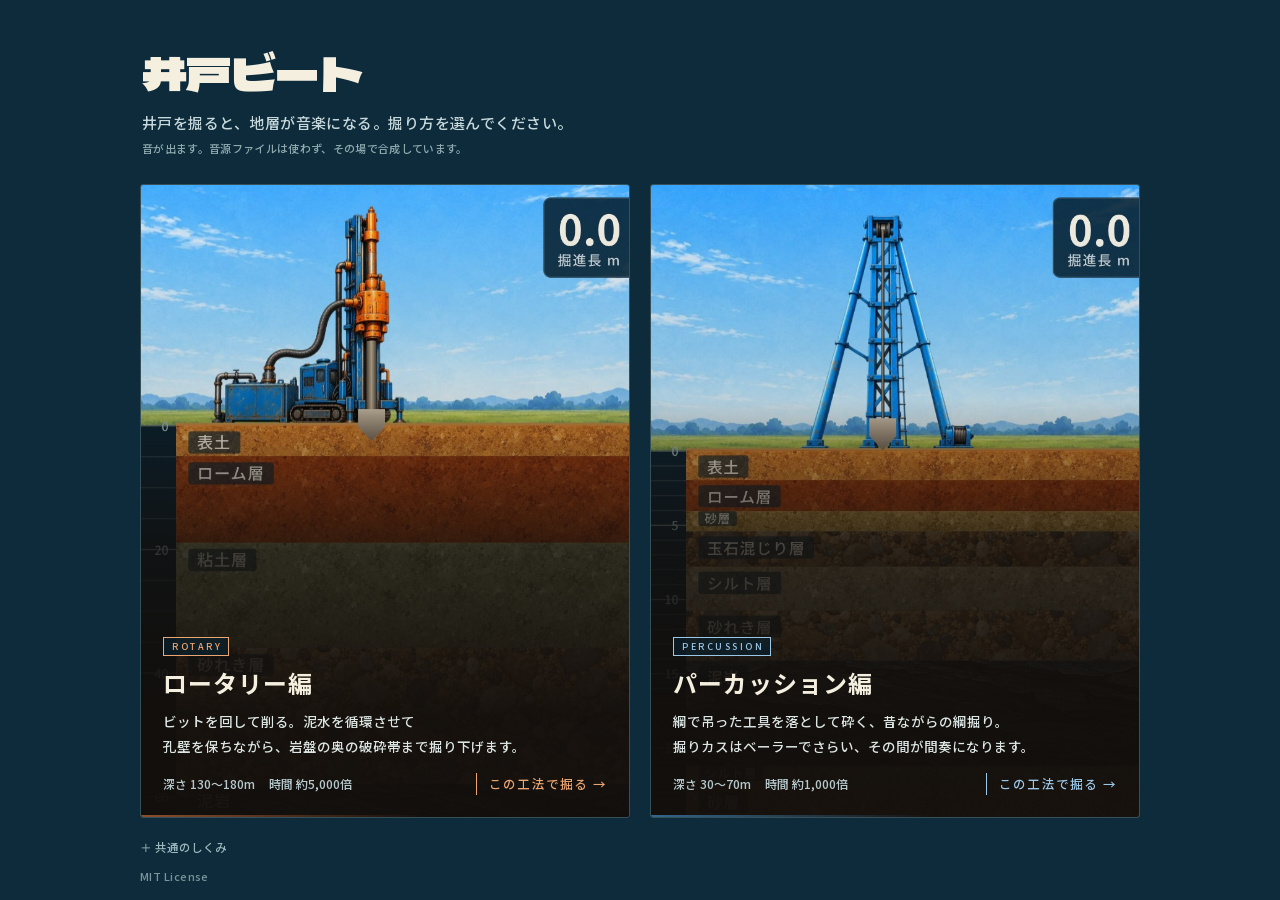
<file: index.html>
<!doctype html>
<html lang="ja">
<head>
<meta charset="utf-8">
<meta name="viewport" content="width=device-width, initial-scale=1, viewport-fit=cover">
<title>井戸ビート</title>
<meta name="description" content="井戸を掘ると、地層が音楽になる。ロータリー式とパーカッション式、2つの掘り方でブラウザ上に井戸を掘るBGM生成器。">
<meta name="theme-color" content="#0D2B3B">
<link rel="manifest" href="manifest.webmanifest">
<link rel="apple-touch-icon" href="icons/top-180.png">
<meta name="mobile-web-app-capable" content="yes">
<meta name="apple-mobile-web-app-capable" content="yes">
<meta name="apple-mobile-web-app-status-bar-style" content="black">
<meta name="apple-mobile-web-app-title" content="井戸ビート">
<link rel="icon" href="data:image/svg+xml,%3Csvg xmlns='http://www.w3.org/2000/svg' viewBox='0 0 32 32'%3E%3Crect width='32' height='32' fill='%231C1713'/%3E%3Crect x='14' y='3' width='4' height='16' fill='%23B6A88E'/%3E%3Cpath d='M11 17h10v6l-5 6-5-6z' fill='%23C9BCA6'/%3E%3C/svg%3E">

<meta property="og:type" content="website">
<meta property="og:site_name" content="井戸ビート">
<meta property="og:locale" content="ja_JP">
<meta property="og:title" content="井戸ビート">
<meta property="og:description" content="井戸を掘ると、地層が音楽になる。回転で削るか、綱で落として砕くか。">
<meta property="og:url" content="https://ka428387.github.io/sakusei-bgm/">
<meta property="og:image" content="https://ka428387.github.io/sakusei-bgm/og.png">
<meta property="og:image:width" content="1200">
<meta property="og:image:height" content="630">
<meta property="og:image:alt" content="ロータリー式とパーカッション式、青空の下、左にロータリー機、右にやぐらが立ち、地層の下へ掘削孔が伸びる絵。左側に「井戸ビート」の題字。">
<meta name="twitter:card" content="summary_large_image">
<meta name="twitter:title" content="井戸ビート">
<meta name="twitter:description" content="井戸を掘ると、地層が音楽になる。回転で削るか、綱で落として砕くか。">
<meta name="twitter:image" content="https://ka428387.github.io/sakusei-bgm/og.png">

<link rel="stylesheet" href="art/fonts/fonts.css">
<style>
  :root{
    --ink:#0D2B3B; --paper:#F4EFDF; --line:#36505A;
    --rust:#C47D47; --steel:#3E7FB5; --spring:#69C6DE; --dim:#8FA9AE;
  }
  *{box-sizing:border-box;margin:0;padding:0}
  body{
    background:var(--ink);color:var(--paper);
    font-family:"Noto Sans JP","Hiragino Sans","Yu Gothic",system-ui,sans-serif;font-weight:500;
    -webkit-font-smoothing:antialiased;
    line-height:1.7;
    min-height:100vh;min-height:100dvh;          /* 既定の表示はスクロールなしで収める */
    display:flex;flex-direction:column;
    padding:0 16px calc(14px + env(safe-area-inset-bottom));
  }
  .wrap{width:100%;max-width:1000px;margin:0 auto;flex:1;display:flex;flex-direction:column;min-height:0}

  header{flex:none;padding:20px 2px 14px}
  h1{
    font-family:"Dela Gothic One","Noto Sans JP","Hiragino Sans",sans-serif;
    font-size:clamp(28px,8vw,46px);font-weight:400;font-synthesis:none;letter-spacing:-.045em;line-height:1.25;
  }
  header p{text-wrap:balance;margin-top:8px;color:#C6D8DB;font-size:clamp(12.5px,3.2vw,15px);letter-spacing:.03em}
  header .note{margin-top:4px;color:var(--dim);font-size:11px}

  /* ── 工法の選択：2枚で残りの高さを分け合う ── */
  .cards{flex:1;min-height:0;display:grid;grid-template-rows:1fr 1fr;gap:12px;padding-bottom:12px}
  .card{
    position:relative;min-height:0;overflow:hidden;
    display:flex;flex-direction:column;justify-content:flex-end;
    text-decoration:none;color:inherit;
    border:1px solid var(--line);border-radius:3px;
    background:#0F2E40;
    background-size:cover;background-position:top center;background-repeat:no-repeat;
    transition:border-color .18s,transform .18s;
  }
  /* 切り出し位置：どちらも、朝の空と機械のある地表（画像の上のほう） */
  .card.rot{background-image:url(screenshot-rotary.jpg);background-position:center top}
  .card.per{background-image:url(screenshot-percussion.jpg);background-position:top center}
  .card::before{                                  /* 上の絵は見せ、文字の背後だけ沈める */
    content:"";position:absolute;inset:0;
    background:linear-gradient(180deg,rgba(9,32,46,0) 0%,rgba(9,32,46,.20) 31%,rgba(9,32,46,.82) 55%,rgba(9,32,46,.97) 82%);
  }
  .card::after{content:"";position:absolute;left:0;right:0;bottom:0;height:2px;opacity:.82}
  .card.rot::after{background:linear-gradient(90deg,#A75C34,transparent 58%)}
  .card.per::after{background:linear-gradient(90deg,#3979A9,transparent 58%)}
  .card:hover,.card:focus-visible{border-color:#64808A;transform:translateY(-2px)}
  .card:focus-visible{outline:2px solid var(--spring);outline-offset:3px}

  .card .body{position:relative;padding:14px 16px 15px}
  .kind{display:inline-flex;align-items:center;width:max-content;padding:2px 6px 2px 8px;margin-bottom:7px;
    border:1px solid currentColor;background:rgba(9,32,46,.66);font-size:9px;letter-spacing:.28em;line-height:1.45}
  .card.rot .kind{color:#EBA672}
  .card.per .kind{color:#9CC8E8}
  .card h2{
    font-size:clamp(18px,4.8vw,24px);font-weight:700;letter-spacing:.04em;margin-bottom:6px;
  }
  .k{display:inline-block}
  .card p{text-wrap:balance;font-size:clamp(11.5px,3vw,13.5px);color:#DCE6E4;line-height:1.7}
  .meta{
    display:flex;align-items:baseline;flex-wrap:wrap;gap:2px 14px;margin-top:9px;
    font-size:11px;color:#B5C8CB;font-variant-numeric:tabular-nums;
  }
  .meta .go{margin-left:auto;padding-left:12px;border-left:1px solid currentColor;
    font-size:12.5px;letter-spacing:.1em;white-space:nowrap}
  .card.rot .go{color:#EBA672}
  .card.per .go{color:#9CC8E8}


  /* ── これまでの記録（この端末の中だけ） ── */
  .rec{position:relative;display:flex;align-items:center;gap:10px;margin-top:9px;padding-top:8px;
    border-top:1px solid rgba(255,255,255,.14);font-size:11px;color:#B5C8CB;font-variant-numeric:tabular-nums}
  .rec .badge{flex:none;width:34px;height:34px;display:grid;place-items:center;border:1px solid currentColor;border-radius:50%;
    font-size:15px;font-weight:700;background:rgba(9,32,46,.66)}
  .rec .badge img{width:100%;height:100%;object-fit:contain;border-radius:50%}
  .card.rot .rec .badge{color:#EBA672}
  .card.per .rec .badge{color:#9CC8E8}
  .rec .ttl{font-size:13px;font-weight:700;color:var(--paper);letter-spacing:.08em;line-height:1.35}
  .rec .nx{display:block;font-size:10.5px;font-weight:500;color:#9DB5B9;letter-spacing:.02em}
  .rec .nums{margin-left:auto;text-align:right;line-height:1.5}

  /* ── 足もと。しくみは既定でたたんでおく ── */
  .foot{flex:none;font-size:11.5px;color:#8FA9AE}
  .foot a{color:#9DB8BC}
  .foot summary{cursor:pointer;color:#9DB8BC;list-style:none;display:inline-block;padding:2px 0}
  .foot summary::-webkit-details-marker{display:none}
  .foot summary::before{content:"＋ ";color:var(--dim)}
  .foot details[open] summary::before{content:"− "}
  .foot .about{padding:8px 0 2px;line-height:1.95;color:#B5C8CB;max-width:64ch}
  .foot .about b{color:#F4EFDF;font-weight:700}
  .foot .end{display:flex;align-items:center;justify-content:space-between;gap:12px;margin-top:8px;
    font-size:11px;color:#7A9499;letter-spacing:.04em}
  [hidden]{display:none!important}                     /* 指定した表示方法（flex など）に負けて、隠したものが見えてしまわないように */
  .tipbtn{margin-left:auto;font:inherit;font-size:12.5px;letter-spacing:.12em;padding:7px 12px;cursor:pointer;
    color:#EBA672;background:transparent;border:1px solid #C47D47;border-radius:9px;font-weight:700}
  .tipbtn:hover{border-color:#E3A26C}
  .tipbtn:focus-visible,.sheet .btn:focus-visible{outline:2px solid var(--spring);outline-offset:2px}

  /* ── 応援（投げ銭）の画面。iPhoneアプリの中だけで開く ── */
  .modal{position:fixed;inset:0;z-index:30;display:none;align-items:center;justify-content:center;
    padding:20px;background:rgba(4,16,24,.82)}
  .modal.on{display:flex}
  .sheet{width:100%;max-width:420px;max-height:calc(100dvh - 40px);overflow:auto;
    background:#0D2B3B;border:1px solid #36505A;border-radius:9px;padding:22px 20px 18px}
  .sheet h3{font-size:19px;font-weight:700;letter-spacing:.06em;margin-bottom:12px}
  .sheet p{font-size:13.5px;line-height:1.9;color:#DCE6E4}
  .sheet small{display:block;margin-top:6px;font-size:11.5px;line-height:1.8;color:#B5C8CB}
  .sheet .acts{display:flex;flex-direction:column;gap:8px;margin-top:14px}
  .sheet .btn{font:inherit;font-size:14px;letter-spacing:.12em;padding:12px 8px;cursor:pointer;
    color:var(--paper);background:transparent;border:1px solid #64808A;border-radius:9px;font-weight:700}
  .sheet .btn:disabled{opacity:.4;cursor:default}
  .sheet.letter p{font-size:14px;line-height:2.05}
  .sheet.letter .sign{margin-top:10px;text-align:right;letter-spacing:.12em}
  .toast{position:fixed;left:50%;bottom:calc(24px + env(safe-area-inset-bottom));transform:translateX(-50%);
    z-index:40;width:max-content;max-width:calc(100% - 40px);padding:10px 16px;font-size:13px;color:var(--paper);
    background:#16394B;border:1px solid #64808A;border-radius:6px;opacity:0;pointer-events:none;transition:opacity .25s}
  .toast.on{opacity:1}

  @media (min-width:720px){
    header{padding:44px 2px 26px}
    .cards{grid-template-columns:1fr 1fr;grid-template-rows:1fr;gap:20px;padding-bottom:18px}
    .card .body{padding:20px 22px 22px}
    .card p{line-height:1.85}
    .meta{margin-top:14px;font-size:12px}
    .card::before{background:linear-gradient(180deg,rgba(18,14,11,0) 0%,rgba(18,14,11,.12) 34%,rgba(18,14,11,.78) 58%,rgba(18,14,11,.97) 84%)}
  }
  @media (prefers-reduced-motion:reduce){
    .card{transition:none}
    .card:hover,.card:focus-visible{transform:none}
  }
</style>
</head>
<body>
<div class="wrap">

  <header>
    <h1>井戸ビート</h1>
    <p><span class="k">井戸を掘ると、</span><span class="k">地層が音楽になる。</span><span class="k">掘り方を</span><span class="k">選んでください。</span></p>
    <p class="note">音が出ます。音源ファイルは使わず、その場で合成しています。</p>
  </header>

  <div class="cards">

    <a class="card rot" href="rotary/">
      <div class="body">
        <div class="kind">ROTARY</div>
        <h2>ロータリー編</h2>
        <p><span class="k">ビットを回して削る。</span><span class="k">泥水を循環させて</span><span class="k">孔壁を保ちながら、</span><span class="k">岩盤の奥の破砕帯まで</span><span class="k">掘り下げます。</span></p>
        <div class="meta">
          <span>深さ 130〜180m</span>
          <span>時間 約5,000倍</span>
          <span class="go">この工法で掘る →</span>
        </div>
        <div class="rec" data-mode="rotary" hidden><span class="badge"></span><span class="ttl"></span><span class="nums"></span></div>
      </div>
    </a>

    <a class="card per" href="percussion/">
      <div class="body">
        <div class="kind">PERCUSSION</div>
        <h2>パーカッション編</h2>
        <p><span class="k">綱で吊った工具を</span><span class="k">落として砕く、</span><span class="k">昔ながらの綱掘り。</span><span class="k">掘りカスは</span><span class="k">ベーラーでさらい、</span><span class="k">その間が</span><span class="k">間奏になります。</span></p>
        <div class="meta">
          <span>深さ 30〜70m</span>
          <span>時間 約1,000倍</span>
          <span class="go">この工法で掘る →</span>
        </div>
        <div class="rec" data-mode="percussion" hidden><span class="badge"></span><span class="ttl"></span><span class="nums"></span></div>
      </div>
    </a>

  </div>

  <div class="foot">
    <details>
      <summary>共通のしくみ</summary>
      <div class="about">
        音は Web Audio API でその場で合成しています。地層ごとに音階・ルート音・音色を持たせてあるので、
        掘り進んで層が変われば曲が変わります。水脈の深さは掘るまで分かりません。水が出たら、そこで井戸は完成です。<br>
        深く掘るほど事故が増えます。孔壁が崩れれば、埋まった分を掘り直し。ビットが地層に喰われたら、
        掘進は止まり、気づくまで唸りが鳴り続けます。<b>ジャーリングのボタンで</b>抜いてください。時間制限はありませんが、
        叩くほどワイヤーに無理がかかり、切れればビットごと孔を失います。そのときは孔もビットも地中に置いたまま
        埋め戻し、横に寄って一からの掘り直しです。捨てた孔と残置ビットは地層図にそのまま残ります。<br>
        手元のつまみは、ロータリー編が回転数・送水量・泥水ポンプ、パーカッション編が打撃数・ストローク・ベーラー。<br>
        ソースは <a href="https://github.com/ka428387/sakusei-bgm">GitHub</a> にあります。
      </div>
    </details>
    <div class="end"><span class="lic">MIT License</span><button class="tipbtn" id="tipBtn" type="button" hidden>♡ 応援する</button></div>
  </div>

</div>

<div class="modal" id="tipM" role="dialog" aria-modal="true" aria-labelledby="tipT"><div class="sheet">
  <h3 id="tipT">井戸ビートを応援する</h3>
  <p id="tipP"></p>
  <div class="acts" id="tipActs"></div>
  <div class="acts" id="thanksActs" hidden><button class="btn" id="tipLetter" type="button">ビットからの手紙を読む</button></div>
  <div class="acts"><button class="btn" id="tipClose" type="button">閉じる</button></div>
</div></div>
<div class="modal" id="letterM" role="dialog" aria-modal="true" aria-labelledby="letterT"><div class="sheet letter">
  <h3 id="letterT">応援してくれたあなたへ</h3>
  <p>今日も、掘ってくれてありがとう。<br>
    地面の下は、暗くて、しんとしています。でも、あなたが打ってくれるビートは、ちゃんとここまで届いています。<br><br>
    粘土のあたりは、少し息苦しかった。砂れきは、足もとがざらざらして、くすぐったかった。岩に当たったときは、正直、痛かった。それでも、掘ってもらえるのが、いちばんうれしいです。<br><br>
    お礼に、やぐらに祝いの旗を掛けておきました。井戸を掘るたびに、ひらひらしています。<br><br>
    また、いっしょに掘りましょう。</p>
  <p class="sign">ビットより</p>
  <div class="acts"><button class="btn" id="letterClose" type="button">閉じる</button></div>
</div></div>
<div class="toast" id="toast" role="status" aria-live="polite"></div>

<script src="records.js"></script>
<script>
/* これまでの記録を、カードの下に出す。まだ1本も掘っていない工法には出さない。バッジの絵は art/badges/rank-N.webp（まだなければ段の数字） */
document.querySelectorAll('.rec').forEach(el => {
  const mode = el.dataset.mode, d = IdoRec.get(mode);
  if (!d.wells && d.m < 1) return;
  const t = IdoRec.title(mode), badge = el.querySelector('.badge');
  badge.textContent = t.rank + 1;
  const img = new Image(); img.alt = '';
  img.onload = () => { badge.textContent = ''; badge.appendChild(img); };
  img.src = 'art/badges/rank-' + (t.rank + 1) + '.webp';
  el.querySelector('.ttl').innerHTML = t.name
    + '<span class="nx">' + (t.next === null ? '最高の肩書きです' : '次の肩書きまであと ' + t.next.toLocaleString() + ' m') + '</span>';
  el.querySelector('.nums').innerHTML = d.wells + ' 本掘った<br>累計 ' + Math.round(d.m).toLocaleString() + ' m・最深 ' + Math.round(d.deepest) + ' m';
  el.hidden = false;
});
</script>
<script>
/* オフラインとホーム画面起動のための Service Worker */
if ('serviceWorker' in navigator) {
  addEventListener('load', () => navigator.serviceWorker.register('sw.js').catch(() => {}));
}
</script>
<script>
/* 応援（投げ銭）。iPhoneアプリの中だけ（App 内課金は app/ios/App/App/IdoBeatStore.swift、消耗型3つ）。
   応援しても遊べる範囲は変わらない。お礼は、やぐらの祝い旗（見た目だけ）とビットからの手紙。Web版ではボタンを出さない。
   応援した回数は iPhone の記録（アプリ側）から読む。Web 側では何も保存しない。 */
const TIP_IDS = ['com.ka428387.idobeat.tip1', 'com.ka428387.idobeat.tip2', 'com.ka428387.idobeat.tip3'];
const TIP_NAMES = ['ちょっと応援', '応援', 'たっぷり応援'];
{
  const cap = window.Capacitor;
  if (cap && cap.nativePromise && (cap.PluginHeaders || []).some(h => h.name === 'IdoBeatStore')) {
    const $ = id => document.getElementById(id), store = (m, o) => cap.nativePromise('IdoBeatStore', m, o || {});
    const M = $('tipM'), L = $('letterM'), P = $('tipP'), A = $('tipActs');
    let busy = false, toastTimer = 0;
    const toast = m => { const el = $('toast'); el.textContent = m; el.classList.add('on');
      clearTimeout(toastTimer); toastTimer = setTimeout(() => el.classList.remove('on'), 2600); };
    // 説明と、これまでの回数。回数はアプリ側の記録
    const lead = async () => {
      let n = 0; try { n = (await store('status')).tips || 0; } catch (e) {}
      $('thanksActs').hidden = !(n > 0);
      P.innerHTML = '井戸ビートは無料で、すべて遊べます。<br>気に入ってもらえたら、応援してもらえるとうれしいです。'
        + '<small>お礼に、やぐらに祝いの旗がかかり、ビットから手紙が届きます（どの金額でも同じ）。遊べる範囲は変わりません。</small>'
        + (n ? '<small>これまでに ' + n + ' 回応援してもらいました。ありがとうございます。</small>' : '');
      return n;
    };
    const buy = async id => {
      if (busy) return; busy = true; A.querySelectorAll('button').forEach(x => x.disabled = true);
      try {
        const r = await store('purchase', { id });
        if (r.status === 'success') {
          toast('応援ありがとうございます！');
          const n = await lead();
          if (n === 1) { M.classList.remove('on'); L.classList.add('on'); }   // 初めての応援のときだけ、手紙を開く
        } else if (r.status === 'pending') toast('承認を待っています。承認されたら応援が届きます');
      } catch (e) { toast('応援できませんでした'); console.error(e); }
      finally { busy = false; A.querySelectorAll('button').forEach(x => x.disabled = false); }
    };
    $('tipBtn').hidden = false;
    $('tipBtn').onclick = async () => {
      M.classList.add('on'); lead(); A.innerHTML = '<p>読み込んでいます…</p>';
      let list = []; try { list = (await store('products', { ids: TIP_IDS })).products || []; } catch (e) { console.error(e); }
      list.sort((a, b) => TIP_IDS.indexOf(a.id) - TIP_IDS.indexOf(b.id));
      A.innerHTML = list.length ? '' : '<p>いまは App Store につながりません。時間をおいてもう一度どうぞ。</p>';
      for (const p of list) {
        const b = document.createElement('button'); b.className = 'btn'; b.type = 'button';
        b.textContent = TIP_NAMES[TIP_IDS.indexOf(p.id)] + '　' + p.price; b.onclick = () => buy(p.id); A.appendChild(b);
      }
    };
    $('tipClose').onclick = () => M.classList.remove('on');
    $('tipLetter').onclick = () => L.classList.add('on');
    $('letterClose').onclick = () => L.classList.remove('on');
    addEventListener('keydown', e => { if (e.key === 'Escape') { L.classList.remove('on'); M.classList.remove('on'); } });
  }
}
</script>
</body>
</html>
</file>
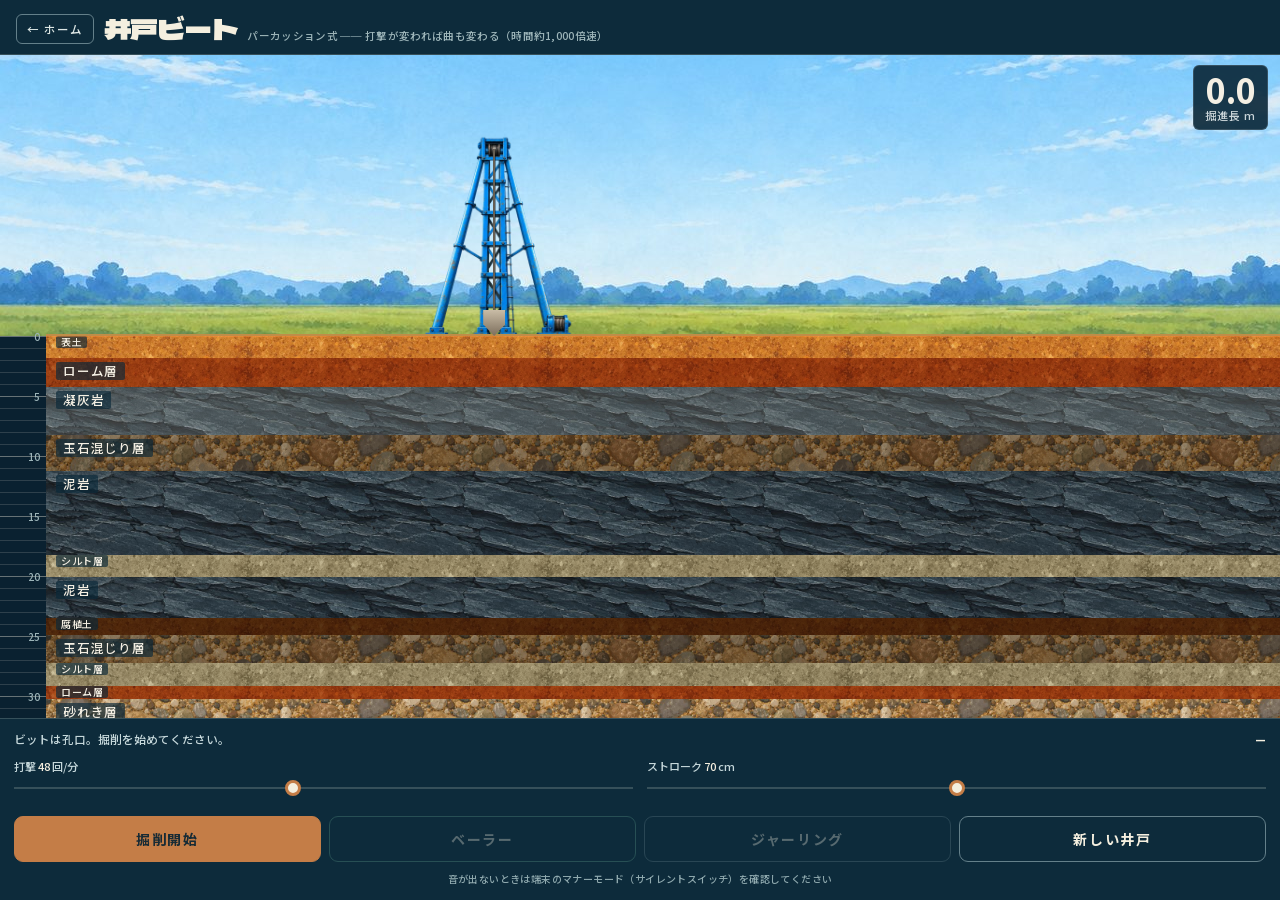
<file: percussion/index.html>
<!doctype html>
<html lang="ja">
<head>
<meta charset="utf-8">
<meta name="viewport" content="width=device-width, initial-scale=1, viewport-fit=cover">
<title>井戸ビート パーカッション編</title>
<meta name="description" content="ワイヤーで工具を落として岩を砕く、パーカッション式（綱掘り）のさく井シミュレーター。打撃が地層に当たる音がそのままBGMになる。">
<meta name="theme-color" content="#0D2B3B">
<link rel="manifest" href="manifest.webmanifest">
<link rel="apple-touch-icon" href="../icons/percussion-180.png">
<meta name="mobile-web-app-capable" content="yes">
<meta name="apple-mobile-web-app-capable" content="yes">
<meta name="apple-mobile-web-app-status-bar-style" content="black">
<meta name="apple-mobile-web-app-title" content="パーカッション編">
<link rel="icon" href="data:image/svg+xml,%3Csvg xmlns='http://www.w3.org/2000/svg' viewBox='0 0 32 32'%3E%3Crect width='32' height='32' fill='%231C1713'/%3E%3Crect x='15' y='2' width='2' height='13' fill='%238C8272'/%3E%3Crect x='13' y='15' width='6' height='9' rx='1' fill='%239AA4A8'/%3E%3Cpath d='M11 24h10v3H11z' fill='%233E7FB5'/%3E%3C/svg%3E">

<meta property="og:type" content="website">
<meta property="og:site_name" content="井戸ビート">
<meta property="og:locale" content="ja_JP">
<meta property="og:title" content="井戸ビート パーカッション編">
<meta property="og:description" content="ワイヤーで落として砕く綱掘り。打撃と、掘りカスをさらうベーラーの間奏でできた曲。">
<meta property="og:url" content="https://ka428387.github.io/sakusei-bgm/percussion/">
<meta property="og:image" content="https://ka428387.github.io/sakusei-bgm/og-percussion.png">
<meta property="og:image:width" content="1200">
<meta property="og:image:height" content="630">
<meta property="og:image:alt" content="青空の下に青いやぐらが立ち、ワイヤーで吊られたビットが地層の下へ伸びる絵。左側に「井戸ビート パーカッション編」の題字。">

<meta name="twitter:card" content="summary_large_image">
<meta name="twitter:title" content="井戸ビート パーカッション編">
<meta name="twitter:description" content="ワイヤーで落として砕く綱掘り。打撃と、掘りカスをさらうベーラーの間奏でできた曲。">
<meta name="twitter:image" content="https://ka428387.github.io/sakusei-bgm/og-percussion.png">
<link rel="stylesheet" href="../art/fonts/fonts.css">
<style>
  :root{
    --ink:#0D2B3B;
    --paper:#F4EFDF;
    --line:#36505A;
    --rust:#C47D47;
    --water:#1F6E8C;
    --spring:#69C6DE;
    --steel:#3E7FB5;   /* やぐらの青 */
  }
  *{box-sizing:border-box;margin:0;padding:0}
  html,body{height:100%}
  body{
    background:var(--ink);
    color:var(--paper);
    font-family:"Noto Sans JP","Hiragino Sans","Yu Gothic",system-ui,sans-serif;font-weight:500;
    -webkit-font-smoothing:antialiased;
    overflow:hidden;
    display:flex;flex-direction:column;
    height:100dvh;
    -webkit-user-select:none;user-select:none;                 /* 連打で文字や画像が選択されて青くならない */
    -webkit-touch-callout:none;-webkit-tap-highlight-color:transparent;
    touch-action:manipulation;                                 /* ダブルタップの拡大もしない */
  }
  .mincho{font-family:"Noto Sans JP","Hiragino Sans",sans-serif;font-weight:700}

  header{
    padding:14px 16px 10px;
    display:flex;align-items:baseline;gap:10px;flex-wrap:wrap;
    border-bottom:1px solid #36505A;
    flex:none;
  }
  header h1{
    font-family:"Dela Gothic One","Noto Sans JP","Hiragino Sans",sans-serif;
    font-size:28px;font-weight:400;font-synthesis:none;letter-spacing:-.045em;line-height:1;
  }
  header .sub{font-size:10.5px;color:#9DB5B9;letter-spacing:.03em}
  .home{
    flex:none;align-self:center;
    font-size:11.5px;letter-spacing:.08em;text-decoration:none;white-space:nowrap;
    color:#DCE6E4;border:1px solid #64808A;border-radius:6px;padding:6px 10px;
  }
  .home:hover{border-color:#9DB5B9;color:var(--paper)}
  .home:focus-visible{outline:2px solid var(--spring);outline-offset:2px}

  /* ── 柱状図と地表 ── */
  .log{
    position:relative;flex:1;min-height:0;overflow:hidden;
    background:#0A2130;
  }
  .stack{position:absolute;left:0;right:0;top:0;will-change:transform}

  /* 地表と空（朝）。空の画像の下端が地表、下の約4%が草地。地表と一緒に動く */
  .sky{position:absolute;left:0;right:0;top:-340px;height:340px;
    background:#77b8da url(../art/sky-morning.jpg) center bottom / cover no-repeat}
  /* 櫓。画像の大きさ・位置は、render() が下の DERRICK（実測したつなぎ目）から決める */
  .derrick{position:absolute;display:block;max-width:none;pointer-events:none;
    -webkit-user-drag:none;transition:left .9s ease}
  .pile{position:absolute;top:-150px;height:150px;
    display:flex;flex-direction:column;justify-content:flex-end;align-items:center}
  .pile div{border-radius:5px 5px 0 0;box-shadow:0 1px 0 rgba(0,0,0,.45)}

  .ruler{position:absolute;left:0;top:0;width:46px}
  .tick{position:absolute;left:0;width:46px;border-top:1px solid rgba(232,226,214,.16)}
  .tick.major{border-top-color:rgba(232,226,214,.42)}
  .tick span{
    position:absolute;right:6px;top:-8px;font-size:10px;
    color:#9DB5B9;font-variant-numeric:tabular-nums;
  }
  .strata{position:absolute;left:46px;right:0;top:0;box-shadow:0 -2px 0 #BF8D48}   /* 地表の線 */
  .layer{position:relative;width:100%}
  .layer::after{content:"";position:absolute;inset:0;pointer-events:none;
    background:linear-gradient(90deg,rgba(255,255,255,.04),transparent 20%,rgba(0,0,0,.065) 72%,transparent);
    mix-blend-mode:soft-light}
  .layer .nm{                                      /* 質感の上でも読めるよう、濃紺の半透明の下地をつける */
    position:absolute;left:10px;top:4px;padding:0 7px;border-radius:2px;
    font-family:"Noto Sans JP","Hiragino Sans",sans-serif;font-weight:500;
    font-size:12.5px;line-height:18px;letter-spacing:.06em;
    color:#F4EFE3;background:rgba(9,38,55,.66);
    white-space:nowrap;
  }
  /* 掘削孔・ケーシング・スライム・水 */
  /* --hx は現在の井戸の横位置。孔を放棄して掘り直すたびに右へずれる */
  .hole{position:absolute;top:0;width:26px;left:calc(46px + 34% + var(--hx,0px));
    background:#0A0908;transition:left .9s ease;
    box-shadow:inset 2px 0 0 rgba(0,0,0,.6), inset -2px 0 0 rgba(0,0,0,.6)}
  .hole::before,.hole::after{content:"";position:absolute;top:0;bottom:0;width:2px;opacity:.62;
    background:repeating-linear-gradient(180deg,#67523F 0 2px,transparent 2px 8px)}
  .hole::before{left:-1px}.hole::after{right:-1px;transform:translateY(4px)}
  .casing{position:absolute;width:34px;left:calc(46px + 34% - 4px + var(--hx,0px));top:0;
    transition:left .9s ease;
    background:repeating-linear-gradient(180deg,rgba(190,180,160,.30) 0 3px,transparent 3px 11px);
    border-left:1px solid rgba(200,190,170,.45);border-right:1px solid rgba(200,190,170,.45)}
  .slime{position:absolute;width:26px;left:calc(46px + 34% + var(--hx,0px));transition:left .9s ease;
    background:linear-gradient(180deg,rgba(120,100,75,.55),rgba(90,74,56,.9))}
  .fill{position:absolute;width:26px;left:calc(46px + 34% + var(--hx,0px));transition:left .9s ease;
    background:linear-gradient(180deg,rgba(105,198,222,.85),rgba(31,110,140,.95))}
  /* 放棄孔 */
  .scar{position:absolute;width:14px;background:rgba(8,7,6,.78);
    box-shadow:inset 1px 0 0 rgba(0,0,0,.7),inset -1px 0 0 rgba(0,0,0,.7)}
  .scar .cement{position:absolute;top:0;left:0;right:0;height:30px;
    background:repeating-linear-gradient(180deg,rgba(190,185,175,.55) 0 4px,rgba(150,145,135,.45) 4px 8px)}
  .scar .lostbit{position:absolute;bottom:1px;left:1px;width:12px;height:13px;opacity:.9;
    background:linear-gradient(180deg,#A99C86,#6B5F4F);
    clip-path:polygon(0 0,100% 0,100% 55%,50% 100%,0 55%)}

  /* ワイヤーと工具（ビット／ベーラー） */
  .cable{position:absolute;width:2px;left:calc(46px + 34% + 12px + var(--hx,0px));transition:left .9s ease;
    background:linear-gradient(90deg,#211E1A,#A09684 48%,#332D26);box-shadow:1px 0 0 rgba(0,0,0,.35)}
  .tool{position:absolute;left:calc(46px + 34% + 2px + var(--hx,0px));width:22px;height:26px;
    background:linear-gradient(180deg,#C9BCA6,#7C6E5C);transition:left .9s ease;
    clip-path:polygon(0 0,100% 0,100% 55%,50% 100%,0 55%);
    filter:drop-shadow(0 5px 4px rgba(169,130,79,.32))}
  .tool.isbailer{left:calc(46px + 34% + 8px + var(--hx,0px));width:10px;height:40px;clip-path:none;
    background:linear-gradient(180deg,#9AA4A8,#5C666A);border-radius:2px 2px 3px 3px}
  .tool.stuck{animation:stuckjig .55s ease-in-out infinite}
  @keyframes stuckjig{0%,100%{transform:translateY(0)}45%{transform:translateY(-4px)}62%{transform:translateY(1.5px)}}

  .rule{position:absolute;left:46px;right:0;height:1px;background:rgba(255,140,60,.4);pointer-events:none}

  .readout{position:absolute;right:12px;top:10px;text-align:right;pointer-events:none;
    padding:7px 11px 6px;background:rgba(9,38,55,.9);border:1px solid rgba(255,255,255,.14);border-radius:6px}
  .readout .d{
    font-family:"Noto Sans JP","Hiragino Sans",sans-serif;font-weight:700;
    font-size:34px;line-height:1;font-variant-numeric:tabular-nums;
    color:#F4EFE3;
  }
  .readout .u{font-size:11px;color:#C9D4D8;letter-spacing:.1em}

  .flash{position:absolute;inset:0;pointer-events:none;opacity:0;
    background:radial-gradient(circle at 50% 60%,rgba(140,225,245,.75),transparent 62%)}
  .flash.on{animation:burst 2.4s ease-out}
  @keyframes burst{0%{opacity:0}12%{opacity:1}100%{opacity:0}}
  .shout{position:absolute;left:0;right:0;top:44%;text-align:center;pointer-events:none;
    font-family:"Noto Sans JP","Hiragino Sans",sans-serif;font-weight:700;
    font-size:30px;letter-spacing:.3em;color:#D8F4FB;opacity:0;
    text-shadow:0 0 18px rgba(105,198,222,.9)}
  .shout.on{animation:shout 2.6s ease-out}
  @keyframes shout{0%{opacity:0;transform:scale(.9)}18%{opacity:1;transform:scale(1)}100%{opacity:0;transform:scale(1.04)}}
  .talk{position:absolute;pointer-events:none;max-width:62%;padding:7px 12px;border-radius:9px;
    font-size:13px;font-weight:700;line-height:1.5;color:#F4EFDF;background:rgba(9,32,46,.92);
    border:1px solid #64808A;opacity:0;transition:opacity .45s}
  .talk.on{opacity:1}
  /* 吹き出し：上（通りがかりの人）は左下、下（掘り手の返事）は右下にしっぽ。しっぽは縁取り用と塗り用の三角を重ねる */
  .talk::before,.talk::after{content:"";position:absolute;bottom:-1px;width:15px;height:12px}
  .talk::before{background:#64808A}
  .talk::after{background:rgba(9,32,46,.97);width:12px;height:10px;bottom:0}
  #talkA{left:20px;top:12%}
  #talkA::before{left:-12px;clip-path:polygon(0 100%,100% 0,100% 100%)}
  #talkA::after{left:-9px;clip-path:polygon(0 100%,100% 0,100% 100%)}
  #talkB{right:20px;top:calc(12% + 62px);border-color:#C47D47;color:#F0B06A}
  #talkB::before{right:-12px;background:#C47D47;clip-path:polygon(100% 100%,0 0,0 100%)}
  #talkB::after{right:-9px;clip-path:polygon(100% 100%,0 0,0 100%)}
  .log.quake{animation:quake .5s linear}
  @keyframes quake{0%,100%{transform:translateX(0)}20%{transform:translateX(-3px)}40%{transform:translateX(3px)}60%{transform:translateX(-2px)}80%{transform:translateX(2px)}}

  /* ジャーリングの手元表示 */
  .jarui{
    position:absolute;left:50%;transform:translateX(-50%);bottom:14px;
    width:min(380px,86%);padding:9px 14px;pointer-events:none;display:none;
    background:rgba(9,32,46,.92);border:1px solid #C47D47;border-radius:6px;text-align:center;
  }
  .jarui.on{display:block}
  .jarui .t{font-size:11.5px;color:#E0A050;letter-spacing:.06em;margin-bottom:7px;
    text-wrap:balance;line-height:1.6}
  .jarui .t b{color:#FFD9A0;font-weight:500;font-variant-numeric:tabular-nums}
  .jarui .bar{height:6px;background:#16394B;border-radius:3px;overflow:hidden}
  .jarui .bar i{display:block;height:100%;width:0;border-radius:3px;transition:width .12s;
    background:linear-gradient(90deg,#C47D47,#EBB37B)}

  /* ── 操作盤 ── */
  .panel{flex:none;border-top:1px solid #36505A;background:#0D2B3B;padding:12px 14px calc(14px + env(safe-area-inset-bottom))}
  .status{
    display:flex;justify-content:space-between;align-items:baseline;gap:10px;
    font-size:11.5px;color:#C6D8DB;margin-bottom:11px;min-height:16px;
  }
  .status b{color:var(--paper);font-weight:700;white-space:nowrap}
  .status .alert{color:#F0B06A}
  .knobs{display:grid;grid-template-columns:1fr 1fr;gap:10px 14px;margin-bottom:12px}
  .knob label{display:block;font-size:11px;color:#C6D8DB;margin-bottom:3px}
  .knob .v{color:var(--paper);font-variant-numeric:tabular-nums}
  input[type=range]{width:100%;-webkit-appearance:none;appearance:none;height:22px;background:transparent}
  input[type=range]::-webkit-slider-runnable-track{height:2px;background:#36505A}
  input[type=range]::-webkit-slider-thumb{
    -webkit-appearance:none;width:16px;height:16px;margin-top:-7px;border-radius:50%;
    background:var(--paper);border:3px solid var(--rust)}
  input[type=range]::-moz-range-track{height:2px;background:#36505A}
  input[type=range]::-moz-range-thumb{width:12px;height:12px;border-radius:50%;background:var(--paper);border:3px solid var(--rust)}
  .btns{display:grid;grid-template-columns:repeat(4,1fr);gap:8px}
  @media (max-width:430px){.btns{grid-template-columns:1fr 1fr}}
  button{
    font:inherit;font-size:14px;padding:12px 8px;
    background:transparent;color:var(--paper);
    border:1px solid #64808A;border-radius:9px;cursor:pointer;font-weight:700;
    letter-spacing:.12em;
    -webkit-user-select:none;user-select:none;-webkit-touch-callout:none;
    -webkit-tap-highlight-color:transparent;touch-action:manipulation;
  }
  button.go{background:var(--rust);border-color:var(--rust);color:#172B35}
  button:disabled{opacity:.32;cursor:default}
  button:focus-visible{outline:2px solid var(--spring);outline-offset:2px}
  button.bail{border-color:#5E9C8A}
  button.urgent{border-color:#E0A050;color:#FFD9A0;animation:urge .62s ease-in-out infinite}
  @keyframes urge{0%,100%{box-shadow:0 0 0 0 rgba(224,160,80,.5)}50%{box-shadow:0 0 0 6px rgba(224,160,80,0)}}
  .k{display:inline-block}
  .hint{text-wrap:balance;margin-top:9px;font-size:10px;color:#8FA9AE;letter-spacing:.04em;text-align:center}
  @media (prefers-reduced-motion:reduce){
    .tool.stuck,.log.quake,button.urgent{animation:none}
    .flash.on,.shout.on{animation-duration:.01s}
  }
  /* 応援してくれた人へのお礼：やぐらの祝い旗（見た目だけ。応援のあとにアプリの中だけで掛かる） */
  .bunting{position:absolute;pointer-events:none;transition:left .9s ease}
  .bunting .flag{transform-box:fill-box;transform-origin:50% 0;animation:flagsway 3.6s ease-in-out infinite}
  @keyframes flagsway{0%,100%{transform:rotate(-5deg)}50%{transform:rotate(5deg)}}
  @media (prefers-reduced-motion:reduce){.bunting .flag{animation:none}}
</style>
</head>
<body>

<header>
  <a class="home" href="../" aria-label="ホーム（工法の選択）にもどる">← ホーム</a>
  <h1>井戸ビート</h1>
  <span class="sub">パーカッション式 ── 打撃が変われば曲も変わる（時間約1,000倍速）</span>
</header>

<div class="log" id="log">
  <div class="stack" id="stack">
    <div class="sky"></div>
    <img class="derrick" id="derrick" src="../art/percussion-derrick.webp" alt="" draggable="false">
    <div class="pile" id="pile"></div>
    <div class="ruler" id="ruler"></div>
    <div class="strata" id="strata"></div>
    <div class="hole" id="hole"></div>
    <div class="casing" id="casing"></div>
    <div class="fill" id="fill" style="height:0"></div>
    <div class="slime" id="slime" style="height:0"></div>
    <div class="rule" id="rule"></div>
    <div class="cable" id="cable"></div>
    <div class="tool" id="tool"></div>
  </div>
  <div class="readout"><div class="d" id="depth">0.0</div><div class="u">掘進長 m</div></div>
  <div class="flash" id="flash"></div>
  <div class="shout mincho" id="shout">出　水</div>
  <div class="talk" id="talkA" aria-hidden="true">温泉掘ってるんけ？</div>
  <div class="talk" id="talkB" aria-hidden="true">いや、井戸っす</div>
  <div class="jarui" id="jarui">
    <div class="t">ビットが喰われました ── ジャーリングで抜いてください</div>
    <div class="bar"><i id="jarfill"></i></div>
  </div>
</div>

<div class="panel">
  <div class="status"><span id="msg">ビットは孔口。掘削を始めてください。</span><b id="layerName">—</b></div>
  <div class="knobs">
    <div class="knob">
      <label for="bpm">打撃 <span class="v" id="bpmV">48</span> 回/分</label>
      <input type="range" id="bpm" min="30" max="70" value="48">
    </div>
    <div class="knob">
      <label for="stroke">ストローク <span class="v" id="strokeV">70</span> cm</label>
      <input type="range" id="stroke" min="40" max="100" value="70">
    </div>
  </div>
  <div class="btns">
    <button class="go" id="run">掘削開始</button>
    <button class="bail" id="bail" disabled>ベーラー</button>
    <button id="jar" disabled>ジャーリング</button>
    <button id="reset">新しい井戸</button>
  </div>
  <div class="hint"><span class="k">音が出ないときは</span><span class="k">端末のマナーモード</span><span class="k">（サイレントスイッチ）を</span><span class="k">確認してください</span></div>
</div>

<script src="../records.js"></script>
<script>
const PXM = 12;                // 1m = 12px（薄層の名前が読める縮尺）
const SUB = 4;                 // 1打撃を4分割した音楽グリッド
/* ───────── 絵とのつなぎ目（朝のアートワーク）─────────
   art/percussion-derrick.webp を実測した値。x・y は、画像の左上を 0、幅・高さを 1 とした割合。
   画像を差し替えたら測り直す（縦横比を変えて伸ばさない）。h は画面での高さ px。 */
const DERRICK = {aspect:676/900, axis:.488, sheaveY:.088, groundY:.977,           // 掘削軸、冠部の滑車、足の接地線
  hMin:70, hMax:210, ground:.42, headroom:14};                                  // 画面での高さ px の範囲。最初の地表は、画面の上から 42% の位置
let CROWN_PX = 0;   // ワイヤーを下ろす始点（地表を0とした y）。櫓の大きさから fitDerrick() が決める
const SURF_CASING = 6;         // 表層ケーシング m
const $ = s => document.querySelector(s);

/* ───────── 地層生成：毎回ちがうボーリング柱状図 ─────────
   薄い互層まじり。水は下部の砂れき層から出る（パーカッションの主戦場） */
function buildStrata(){
  const M=(n,h,c,p,root,sc,tim,o)=>Object.assign({n,h,c,p,root,sc,tim},o||{});
  const pool=[
    M('ローム層',   1.2,'#7E4E2C','dot',  48,[0,3,5,7,10],'wood',{min:2,max:6}),
    M('粘土層',     1.7,'#5E6242','line', 43,[0,2,3,7,8], 'soft',{min:2,max:7,stuckP:1}),
    M('シルト層',   1.4,'#6A6350','line', 44,[0,2,5,7,9], 'soft',{min:1,max:3}),
    M('砂層',       1.3,'#A08A5C','grain',46,[0,2,4,7,9], 'grit',{min:1,max:4,collP:1}),
    M('砂れき層',   2.1,'#93794E','grain',45,[0,2,5,7,9], 'grit',{min:2,max:6,collP:1,waterP:1}),
    M('玉石混じり層',3.4,'#7A6A58','grain',39,[0,1,5,6,8],'hard',{min:1,max:3,stuckP:1,collP:1}),
    M('腐植土',     0.9,'#443627','line', 41,[0,3,5,8,10],'soft',{min:1,max:2}),
    M('泥岩',       2.9,'#464040','line', 41,[0,1,5,6,8], 'soft',{min:3,max:8}),
    M('凝灰岩',     2.4,'#5C5A52','cross',37,[0,2,3,7,9], 'soft',{min:2,max:5}),
  ];
  const list=[];
  let bottom=0, prevN='';
  const push=(m,th)=>{bottom+=th;list.push(Object.assign({},m,{to:bottom}));prevN=m.n;};
  push(M('表土',1.0,'#6B5136','dot',50,[0,2,4,7,9],'wood'),1.5+Math.random()*1.5);
  push(pool[0],2+Math.random()*3);
  const target=40+Math.random()*25;
  let aq=0, aqIdx=-1;
  while(true){
    const m=pool[Math.floor(Math.random()*pool.length)];
    if(m.n===prevN) continue;
    let th=m.min+Math.random()*(m.max-m.min);
    if(Math.random()<.35) th=Math.min(th,1+Math.random()*1.5);   // 1m級の薄層
    if(!aq && bottom>target*.55 && m.waterP){
      aq=bottom+1; aqIdx=list.length;
      push(m,3+Math.random()*3);
      push(pool[7],6+Math.random()*4);         // 泥岩で仕上げ
      break;
    }
    push(m,th);
    if(bottom>target*1.3){                     // 保険：帯水砂れきを強制
      aq=bottom+1; aqIdx=list.length;
      push(pool[4],3+Math.random()*3);
      push(pool[7],6+Math.random()*4);
      break;
    }
  }
  const aqBottom=list[aqIdx].to;
  return {list, aq, aqIdx, max:aqBottom+4, swl:4+Math.random()*6};
}
let G = buildStrata();

// 旧アートの模様（朝のアートワークでは使っていない。旧アートに戻すときのために、そのまま残してある）
const PATTERNS = {
  dot:  'radial-gradient(ellipse at 24% 42%,rgba(255,235,202,.25) 0 1px,transparent 1.5px),radial-gradient(ellipse at 71% 68%,rgba(55,36,23,.20) 0 1.2px,transparent 1.8px)',
  line: 'repeating-linear-gradient(178deg,rgba(20,18,15,.30) 0 1px,transparent 1px 8px),repeating-linear-gradient(182deg,transparent 0 17px,rgba(232,220,188,.08) 18px 19px,transparent 20px 31px)',
  grain:'radial-gradient(ellipse at 20% 35%,rgba(255,242,215,.36) 0 1.4px,transparent 2px),radial-gradient(ellipse at 72% 70%,rgba(56,43,30,.28) 0 2px,transparent 2.6px),radial-gradient(ellipse at 48% 12%,rgba(238,211,164,.18) 0 1px,transparent 1.8px)',
  cross:'repeating-linear-gradient(42deg,rgba(255,255,255,.11) 0 1px,transparent 1px 9px),repeating-linear-gradient(-38deg,rgba(18,15,20,.22) 0 1px,transparent 1px 11px),radial-gradient(circle at 30% 40%,rgba(210,190,175,.12) 0 1.3px,transparent 2px)',
  wave: 'repeating-linear-gradient(176deg,rgba(180,240,255,.20) 0 1px,transparent 2px 9px),repeating-linear-gradient(64deg,transparent 0 22px,rgba(202,226,224,.11) 23px 24px,transparent 25px 41px)',
};
const PSIZE = {dot:'17px 13px,23px 19px',grain:'21px 17px,29px 23px,17px 31px',line:'auto',cross:'auto',wave:'auto'};

/* ───────── 地層の質感（朝のアートワーク：art/ の土・砂礫・岩の3枚）─────────
   質感は3枚だけ。地層の見分けは、質感の上に地層ごとの色を重ねて行う（従来どおり）。
   [質感, 重ねる色, 重ね方]。重ねる色が null なら質感そのまま。重ね方が null なら通常の重ね */
const TEX = {soil:'url(../art/soil.jpg)', gravel:'url(../art/gravel.jpg)', rock:'url(../art/rock.jpg)'};
const LAYER_ART = {
  '表土':        ['soil',   null,        null],
  'ローム層':    ['soil',   '#a64926b5', 'multiply'],
  '粘土層':      ['soil',   '#69744aed', 'color'],
  'シルト層':    ['soil',   '#8d8768e6', 'color'],
  '腐植土':      ['soil',   '#4b3624e0', 'multiply'],
  '砂層':        ['soil',   '#cfae6ae6', 'color'],
  '砂れき層':    ['gravel', null,        null],
  '玉石混じり層':['gravel', '#8c8579b8', 'multiply'],
  '泥岩':        ['rock',   null,        null],
  '凝灰岩':      ['rock',   '#c9c6b833', null],
};
function layerBg(l, wet){                     // wet：帯水（出水したあとの砂れき層）は水色を重ねる
  const [tex, tint, mode] = wet ? ['gravel', '#2b87a7c8', 'color'] : (LAYER_ART[l.n] || ['soil', null, null]);
  if(!tint) return {image:TEX[tex], size:'300px 300px', blend:'normal'};
  return {image:'linear-gradient('+tint+','+tint+'),'+TEX[tex], size:'auto,300px 300px', blend:(mode||'normal')+',normal'};
}

/* 櫓の大きさを、画面に合わせる。最初の地表は画面の上から 42% なので、頭が切れない高さにする（縦横比は変えない） */
function fitDerrick(){
  const H=$('#log').clientHeight, D=DERRICK;
  D.h=Math.round(Math.max(D.hMin, Math.min(D.hMax, H*D.ground-D.headroom)));
  D.w=D.h*D.aspect;
  CROWN_PX=-(D.groundY-D.sheaveY)*D.h;
  const dr=$('#derrick');
  dr.style.width=D.w+'px'; dr.style.height=D.h+'px';
  dr.style.top=(-D.groundY*D.h)+'px';                       // 足が地表に立つ
  dr.style.left='calc(46px + 34% + 13px + var(--hx,0px) - '+(D.axis*D.w)+'px)';   // 掘削軸を孔の中心に
  const b=document.querySelector('.bunting'); if(b){ b.remove(); hangBunting(); }   // 祝い旗も大きさを合わせて掛け直す
}

function render(){
  const strata=$('#strata'), ruler=$('#ruler');
  strata.innerHTML=''; ruler.innerHTML='';
  let top=0;
  G.list.forEach(l=>{
    const d=document.createElement('div');
    d.className='layer';
    d.style.height=(l.to-top)*PXM+'px';
    const bg=layerBg(l);
    d.style.backgroundColor=l.c;              // 画像が読めなかったときの色
    d.style.backgroundImage=bg.image; d.style.backgroundSize=bg.size; d.style.backgroundBlendMode=bg.blend;
    if((l.to-top)>=2) d.innerHTML='<span class="nm">'+l.n+'</span>';
    else { d.innerHTML='<span class="nm" style="font-size:10px;top:0;line-height:12px;padding:0 5px">'+l.n+'</span>'; }
    strata.appendChild(d);
    top=l.to;
  });
  $('#hole').style.height='0px';
  $('#casing').style.height='0px';
  const rmax=Math.ceil((G.max+8)/5)*5;
  for(let m=0;m<=rmax;m+=1){                 // 1目盛り1m、5mごとに太線と数字
    const t=document.createElement('div');
    t.className='tick'+(m%5===0?' major':'');
    t.style.top=m*PXM+'px';
    if(m%5===0) t.innerHTML='<span>'+m+'</span>';
    ruler.appendChild(t);
  }
  // 櫓は井戸とともに移る（--hx）。掘りカスの山は現場に残るので動かさない
  fitDerrick();
  $('#pile').style.left='calc(46px + 34% + 13px - 172px)';
  $('#pile').style.width='96px';
}
function layerAt(d){ return G.list.find(l=>d<l.to) || G.list[G.list.length-1]; }

/* ───────── 状態 ───────── */
let depth=0, running=false, cur=null, struck=false, done=false, casingFull=false;
let bpm=48, stroke=70;
let slime=0, drilledSinceBail=0, waterLvl=0, camY=0, lastBlowT=0;
let cycle=null;                          // ベーラー工程 {phase,t0,untilT,final,bailed}
let trouble=null, scarCount=0, redrillTo=0, knownTo=0, lastTroubleT=-99;
let holeX=0;                             // 現在の井戸の横位置（px）。放棄するたび右へ
function applyHoleX(){ $('#log').style.setProperty('--hx',holeX+'px'); }

const LINES = {
  '表土':'表土。打撃はまだ軽い。',
  'ローム層':'ローム層。順調に食い込みます。',
  '粘土層':'粘土層。ビットに粘りつく音。',
  'シルト層':'シルト層。当たりが柔らかい。',
  '砂層':'砂層。孔壁に注意しながら掘進。',
  '砂れき層':'砂れき層。れきを砕く音が混ざります。',
  '玉石混じり層':'玉石に当たっています。手強い。',
  '腐植土':'腐植土。黒く柔らかい。',
  '泥岩':'泥岩。打撃が重く響きます。',
  '凝灰岩':'凝灰岩。乾いた音。',
};
function setMsg(m,alert){
  const el=$('#msg');
  el.textContent=m;
  el.classList.toggle('alert',!!alert);
}
function updateBailBtn(){
  $('#bail').disabled=!(running&&!cycle&&!trouble&&!done&&slime>0.3);
}

/* ───────── 音 ───────── */
let ctx, master, wet, noiseBuf, padA, padB, padG, padF, waterSrc, waterG, waterF;
let nextT=0, step=0, schedId=null, rafId=null, suspendTO=null;

function makeIR(sec,decay){
  const n=ctx.sampleRate*sec, b=ctx.createBuffer(2,n,ctx.sampleRate);
  for(let c=0;c<2;c++){const d=b.getChannelData(c);
    for(let i=0;i<n;i++) d[i]=(Math.random()*2-1)*Math.pow(1-i/n,decay);}
  return b;
}
function initAudio(){
  if(ctx) return;
  ctx=new (window.AudioContext||window.webkitAudioContext)();
  master=ctx.createGain(); master.gain.value=.85; master.connect(ctx.destination);
  const conv=ctx.createConvolver(); conv.buffer=makeIR(2.6,2.4);
  wet=ctx.createGain(); wet.gain.value=.3;
  master.connect(conv); conv.connect(wet); wet.connect(ctx.destination);

  const n=ctx.sampleRate*5; noiseBuf=ctx.createBuffer(1,n,ctx.sampleRate);
  const d=noiseBuf.getChannelData(0);
  for(let i=0;i<n;i++) d[i]=Math.random()*2-1;

  padG=ctx.createGain(); padG.gain.value=0; padG.connect(master);
  padA=ctx.createOscillator(); padB=ctx.createOscillator();
  padA.type='sawtooth'; padB.type='sawtooth';
  padF=ctx.createBiquadFilter(); padF.type='lowpass'; padF.frequency.value=520; padF.Q.value=3;
  padA.connect(padF); padB.connect(padF); padF.connect(padG);
  padA.start(); padB.start();

  waterG=ctx.createGain(); waterG.gain.value=0; waterG.connect(master);
  waterF=ctx.createBiquadFilter(); waterF.type='bandpass'; waterF.frequency.value=1500; waterF.Q.value=.7;
  waterF.connect(waterG);
  waterSrc=ctx.createBufferSource(); waterSrc.buffer=noiseBuf; waterSrc.loop=true;
  waterSrc.connect(waterF); waterSrc.start();
}
const hz = m => 440*Math.pow(2,(m-69)/12);

function pluck(t,note,gain,type,dur){
  const o=ctx.createOscillator(); o.type=type||'triangle'; o.frequency.value=hz(note);
  const g=ctx.createGain();
  g.gain.setValueAtTime(0,t); g.gain.linearRampToValueAtTime(gain,t+.012);
  g.gain.exponentialRampToValueAtTime(.0001,t+(dur||.9));
  o.connect(g); g.connect(master); o.start(t); o.stop(t+(dur||.9)+.1);
}
function setPad(L){
  if(!ctx) return;
  const t=ctx.currentTime;
  padA.frequency.setTargetAtTime(hz(L.root-12),t,.4);
  padB.frequency.setTargetAtTime(hz(L.root-12)*1.005,t,.4);
  padG.gain.setTargetAtTime(.07,t,.6);
  padF.frequency.setTargetAtTime(240+(6-L.h)*130,t,.6);
}
/* 打撃：落下の胴 ＋ 地層のアタック。掘りカスが溜まるとこもる */
function thud(t,L){
  const o=ctx.createOscillator(); o.type='sine';
  o.frequency.setValueAtTime(95,t); o.frequency.exponentialRampToValueAtTime(38,t+.18);
  const g=ctx.createGain(); g.gain.setValueAtTime(0,t);
  g.gain.linearRampToValueAtTime(.42+stroke/400,t+.006);
  g.gain.exponentialRampToValueAtTime(.0001,t+.5);
  o.connect(g); g.connect(master); o.start(t); o.stop(t+.55);

  const s=ctx.createBufferSource(); s.buffer=noiseBuf; s.playbackRate.value=.6+L.h*.2;
  const f=ctx.createBiquadFilter(); f.type='lowpass';
  f.frequency.value=(320+L.h*560)/(1+slime*.7);
  const g2=ctx.createGain(); g2.gain.setValueAtTime(0,t);
  g2.gain.linearRampToValueAtTime(.30+stroke/500,t+.004);
  g2.gain.exponentialRampToValueAtTime(.0001,t+(L.tim==='hard'?.22:.12));
  s.connect(f); f.connect(g2); g2.connect(master); s.start(t); s.stop(t+.3);
  if(L.tim==='hard'&&Math.random()<.5) pluck(t+.01,L.root+28,.06,'square',.25);
}
function creak(t){                 // ワイヤーの軋み
  const o=ctx.createOscillator(); o.type='sawtooth';
  o.frequency.setValueAtTime(340+Math.random()*120,t);
  o.frequency.linearRampToValueAtTime(230,t+.25);
  const f=ctx.createBiquadFilter(); f.type='bandpass'; f.frequency.value=420; f.Q.value=6;
  const g=ctx.createGain(); g.gain.setValueAtTime(0,t);
  g.gain.linearRampToValueAtTime(.045,t+.05); g.gain.exponentialRampToValueAtTime(.0001,t+.3);
  o.connect(f); f.connect(g); g.connect(master); o.start(t); o.stop(t+.35);
}
function winchClick(t,down){       // ウインチの爪音
  const s=ctx.createBufferSource(); s.buffer=noiseBuf; s.playbackRate.value=2.2;
  const f=ctx.createBiquadFilter(); f.type='bandpass'; f.frequency.value=down?1050:1480; f.Q.value=8;
  const g=ctx.createGain(); g.gain.setValueAtTime(0,t);
  g.gain.linearRampToValueAtTime(.11,t+.003); g.gain.exponentialRampToValueAtTime(.0001,t+.08);
  s.connect(f); f.connect(g); g.connect(master); s.start(t); s.stop(t+.1);
}
function splash(t){                // ベーラーが孔底の水泥に落ちる
  const s=ctx.createBufferSource(); s.buffer=noiseBuf;
  const f=ctx.createBiquadFilter(); f.type='bandpass'; f.Q.value=1.4;
  f.frequency.setValueAtTime(1000,t); f.frequency.exponentialRampToValueAtTime(280,t+.6);
  const g=ctx.createGain(); g.gain.setValueAtTime(0,t);
  g.gain.linearRampToValueAtTime(.32,t+.03); g.gain.exponentialRampToValueAtTime(.0001,t+.8);
  s.connect(f); f.connect(g); g.connect(master); s.start(t); s.stop(t+.9);
}
function bubble(t){
  const o=ctx.createOscillator(); o.type='sine';
  const f0=280+Math.random()*420;
  o.frequency.setValueAtTime(f0,t); o.frequency.exponentialRampToValueAtTime(f0*1.9,t+.09);
  const g=ctx.createGain(); g.gain.setValueAtTime(0,t);
  g.gain.linearRampToValueAtTime(.07,t+.01); g.gain.exponentialRampToValueAtTime(.0001,t+.12);
  o.connect(g); g.connect(master); o.start(t); o.stop(t+.15);
}
function pour(t){                  // 掘りカスをあける
  const s=ctx.createBufferSource(); s.buffer=noiseBuf;
  const f=ctx.createBiquadFilter(); f.type='lowpass';
  f.frequency.setValueAtTime(1900,t); f.frequency.exponentialRampToValueAtTime(380,t+1.0);
  const g=ctx.createGain(); g.gain.setValueAtTime(0,t);
  g.gain.linearRampToValueAtTime(.28,t+.05); g.gain.exponentialRampToValueAtTime(.0001,t+1.2);
  s.connect(f); f.connect(g); g.connect(master); s.start(t); s.stop(t+1.3);
}
function clank(t,strong){          // ジャーリング
  const s=ctx.createBufferSource(); s.buffer=noiseBuf; s.playbackRate.value=1.8;
  const f=ctx.createBiquadFilter(); f.type='bandpass'; f.frequency.value=strong?520:700; f.Q.value=9;
  const g=ctx.createGain(); g.gain.setValueAtTime(0,t);
  g.gain.linearRampToValueAtTime(strong?.55:.35,t+.003);
  g.gain.exponentialRampToValueAtTime(.0001,t+.5);
  s.connect(f); f.connect(g); g.connect(master); s.start(t); s.stop(t+.6);
  pluck(t,strong?31:38,.12,'square',.4);
}
function pop(t){
  const o=ctx.createOscillator(); o.type='sine';
  o.frequency.setValueAtTime(180,t); o.frequency.exponentialRampToValueAtTime(900,t+.18);
  const g=ctx.createGain(); g.gain.setValueAtTime(.001,t);
  g.gain.exponentialRampToValueAtTime(.5,t+.04); g.gain.exponentialRampToValueAtTime(.0001,t+.35);
  o.connect(g); g.connect(master); o.start(t); o.stop(t+.4);
}
function groan(t){
  const o=ctx.createOscillator(); o.type='sawtooth';
  o.frequency.setValueAtTime(55,t); o.frequency.linearRampToValueAtTime(38,t+.5);
  const f=ctx.createBiquadFilter(); f.type='lowpass'; f.frequency.value=300;
  const g=ctx.createGain(); g.gain.setValueAtTime(0,t);
  g.gain.linearRampToValueAtTime(.22,t+.05); g.gain.exponentialRampToValueAtTime(.0001,t+.7);
  o.connect(f); f.connect(g); g.connect(master); o.start(t); o.stop(t+.8);
}
function snap(t){                   // ワイヤーが切れる
  const s=ctx.createBufferSource(); s.buffer=noiseBuf; s.playbackRate.value=2.4;
  const f=ctx.createBiquadFilter(); f.type='highpass'; f.frequency.value=1800;
  const g=ctx.createGain(); g.gain.setValueAtTime(0,t);
  g.gain.linearRampToValueAtTime(.6,t+.002); g.gain.exponentialRampToValueAtTime(.0001,t+.25);
  s.connect(f); f.connect(g); g.connect(master); s.start(t); s.stop(t+.3);
  const o=ctx.createOscillator(); o.type='triangle';   // 落ちていく工具
  o.frequency.setValueAtTime(880,t+.02); o.frequency.exponentialRampToValueAtTime(70,t+.9);
  const g2=ctx.createGain(); g2.gain.setValueAtTime(0,t+.02);
  g2.gain.linearRampToValueAtTime(.22,t+.06); g2.gain.exponentialRampToValueAtTime(.0001,t+1);
  o.connect(g2); g2.connect(master); o.start(t+.02); o.stop(t+1.1);
}
function rumble(t){
  const s=ctx.createBufferSource(); s.buffer=noiseBuf; s.playbackRate.value=.35;
  const f=ctx.createBiquadFilter(); f.type='lowpass'; f.frequency.value=140;
  const g=ctx.createGain(); g.gain.setValueAtTime(0,t);
  g.gain.linearRampToValueAtTime(.6,t+.06); g.gain.exponentialRampToValueAtTime(.0001,t+1.8);
  s.connect(f); f.connect(g); g.connect(master); s.start(t); s.stop(t+2);
}

/* ───────── ベーラー工程（全自動の間奏） ───────── */
function durOf(phase){
  switch(phase){
    case 'hoist':    return Math.min(5.0, 2.2+depth*.020);
    case 'bailDown': return Math.min(2.6, 1.0+depth*.012);
    case 'scoop':    return 1.6;
    case 'bailUp':   return Math.min(4.2, 1.8+depth*.016);
    case 'dump':     return 1.5;
    case 'lower':    return Math.min(3.2, 1.4+depth*.014);
  }
}
function startCycle(t,final,msg){
  cycle={phase:'hoist',t0:t,untilT:t+durOf('hoist'),final:!!final,bailed:drilledSinceBail};
  setMsg(msg||(final?'仕上げ深度に到達。最後のさらいに入ります。':'ベーラー投入。ビットを引き上げます。'));
  padG.gain.setTargetAtTime(.045,t,.8);      // 間奏は少し静かに
  updateBailBtn();
}
function advanceCycle(t){
  const c=cycle;
  const go=p=>{c.phase=p;c.t0=t;c.untilT=t+durOf(p);};
  switch(c.phase){
    case 'hoist':    go('bailDown'); break;
    case 'bailDown': splash(t); go('scoop'); break;
    case 'scoop':    go('bailUp'); break;
    case 'bailUp':   go('dump'); pour(t);
      addPile(Math.max(.5,c.bailed));
      slime=0; drilledSinceBail=0;
      // 水が出たかどうかは、ベーラーを上げたこの瞬間に分かる
      if(!struck && depth>=G.aq){ strikeWater(t); c.final=true; c.untilT=t+3.2; }
      else setMsg('掘りカスをあけました。');
      break;
    case 'dump':
      if(c.final){ cycle=null; finish(); }
      else go('lower');
      break;
    case 'lower':
      cycle=null; cur=null;                  // パッドと層表示を復帰
      setMsg('ビットを孔底へ。掘進を再開します。');
      updateBailBtn();
      break;
  }
}
function cycleStep(t){
  const ph=cycle.phase;
  if(ph==='hoist'||ph==='bailUp'||ph==='lower'||ph==='bailDown'){
    if(step%2===0) winchClick(t,ph==='bailDown'||ph==='lower');
    if(step%SUB===2&&Math.random()<.22) creak(t);
  } else if(ph==='scoop'){
    if(Math.random()<.35) bubble(t);
  } else if(ph==='dump'){
    if(Math.random()<.25) winchClick(t,true);
  }
  if(step%SUB===0&&Math.random()<.45&&cur){  // 静かな間奏の旋律
    const n=cur.root+12+cur.sc[Math.floor(Math.random()*cur.sc.length)];
    pluck(t,n,.06,'sine',1.4);
  }
}
function addPile(bailedM){
  const L=layerAt(Math.max(0,depth-.5));
  const seg=document.createElement('div');
  seg.style.height=Math.max(2,bailedM*PXM*.16)+'px';
  seg.style.width=(34+Math.random()*14)+'px';
  seg.style.background=L.c;
  seg.style.filter='brightness(.82)';
  const pile=$('#pile');
  pile.prepend(seg);
  let i=0;
  for(const c of pile.children){ if(i++>0) c.style.width=(parseFloat(c.style.width)+3)+'px'; }
}
function strikeWater(t){
  struck=true; waterLvl=depth;
  $('#flash').classList.remove('on'); void $('#flash').offsetWidth; $('#flash').classList.add('on');
  $('#shout').classList.remove('on'); void $('#shout').offsetWidth; $('#shout').classList.add('on');
  setMsg('ベーラーが水を汲み上げました。出水です。');
  const el=$('#strata').children[G.aqIdx];
  if(el){ const bg=layerBg(G.list[G.aqIdx], true);
    el.style.backgroundColor='#1F6E8C'; el.style.backgroundImage=bg.image; el.style.backgroundSize=bg.size; el.style.backgroundBlendMode=bg.blend;
    const nm=el.querySelector('.nm'); if(nm) nm.textContent='砂れき層（帯水）'; }
  waterG.gain.setTargetAtTime(.05,t,.6);
  const s=ctx.createBufferSource(); s.buffer=noiseBuf;
  const f=ctx.createBiquadFilter(); f.type='bandpass'; f.Q.value=1.2;
  f.frequency.setValueAtTime(280,t); f.frequency.exponentialRampToValueAtTime(4200,t+1.2);
  const g=ctx.createGain(); g.gain.setValueAtTime(0,t);
  g.gain.linearRampToValueAtTime(.38,t+.15); g.gain.exponentialRampToValueAtTime(.0001,t+2.4);
  s.connect(f); f.connect(g); g.connect(master); s.start(t); s.stop(t+2.6);
  [64,68,71,76,83].forEach((n,i)=>pluck(t+i*.09,n,.16,'sine',3));
}

/* ───────── トラブル ─────────
   孔壁の崩壊は眺めるしかない。だがビットが喰われたときは手で戦う。
   時間制限はない。気づくまで唸りが鳴り続け、ジャーリングで抜くまで掘進は止まったまま。
   ただし叩くほどワイヤーに無理がかかり、切れればビットごと孔を失う */
const JAR_SAFE = 2;                          // 最初のこの回数は必ず無事
const JAR_PART = .035;                       // 1打ごとにワイヤーが切れる確率
function riskP(L){
  const layerF=(L.stuckP||L.collP)?1.6:1;
  const strokeF=.7+stroke/160;
  return .0028*(0.2+(depth/G.max)*1.6)*layerF*strokeF;
}
function enterTrouble(t,L){
  lastTroubleT=t;
  if(L.collP && Math.random()<.5){
    const back=3+Math.random()*5;
    redrillTo=Math.max(redrillTo,depth);
    depth=Math.max(6,depth-back);
    slime=Math.min(1.8,slime+.8);            // 崩れた分は掘りカスに
    trouble={phase:'collapse',untilT:t+2.0};
    rumble(t);
    const log=$('#log'); log.classList.remove('quake'); void log.offsetWidth; log.classList.add('quake');
    setMsg('孔壁が崩壊。約'+Math.round(back)+'mぶん埋まりました。',true);
  }else{
    trouble={phase:'seize',untilT:t+2.2,prog:0,need:Math.round(5+depth/14)};
    groan(t);
    setMsg('ビットが地層に喰われました。ワイヤーが張り詰めています。',true);
    if(cur){ padA.frequency.setTargetAtTime(hz(cur.root-26),t,.3);
      padB.frequency.setTargetAtTime(hz(cur.root-26)*1.01,t,.3);
      padF.frequency.setTargetAtTime(150,t,.4); }
    $('#tool').classList.add('stuck');
  }
  updateBailBtn();
}
function troubleStep(t){
  if(trouble.phase==='seize'){
    if(step%SUB===0) groan(t);
    if(step%2===0) creak(t);
  }else if(trouble.phase==='jar'){
    // 喰われたまま。手が入るまで、この音が鳴り続ける
    if(step%(SUB*2)===0) groan(t);
    if(step%2===0) creak(t);                 // 打撃は手が押したときだけ鳴る
  }else if(trouble.phase==='abandon'){
    if(step%(SUB*2)===0) winchClick(t,true);
  }
}
function advanceTrouble(t){
  if(trouble.phase==='seize'){
    trouble.phase='jar'; trouble.untilT=Infinity;   // 待つ。時間では負けない
    $('#jar').disabled=false; $('#jar').classList.add('urgent');
    $('#jarui').classList.add('on');
    setMsg('ビットが喰われています。ジャーリングのボタンで抜いてください。',true);
  }else if(trouble.phase==='abandon'){
    abandonWell(t);
  }else if(trouble.phase==='collapse'){
    endTrouble('崩れた区間を掘り直しています。');
  }
}
function closeJarUI(){
  $('#jar').disabled=true; $('#jar').classList.remove('urgent');
  $('#jarui').classList.remove('on');
}
/* ジャーリングボタン：一打ごとに抜ける見込みが上がるが、ワイヤーも傷む */
function jab(){
  if(!ctx||!trouble||trouble.phase!=='jar') return;
  if(!running){ setMsg('掘削を再開してからジャーリングしてください。',true); return; }
  const t=ctx.currentTime;
  clank(t,true);
  trouble.prog++;
  if(trouble.prog>=trouble.need){
    pop(t+.04); IdoRec.freed('percussion');
    endTrouble('抜けました。ビットは無事です。掘進を再開します。');
  }else if(trouble.prog>JAR_SAFE && Math.random()<JAR_PART){
    snap(t+.06);
    closeJarUI();
    trouble.phase='abandon'; trouble.untilT=t+3.4;
    [40,43,46].forEach((n,i)=>pluck(t+.4+i*.18,n,.14,'sine',2.6));
    setMsg('ワイヤーが切れました。ビットは孔底に落ちたままです。',true);
  }
}
/* 孔もビットも地中に置いて、横に寄って新しい井戸を掘り直す */
function abandonWell(t){
  const lost=depth; IdoRec.lost('percussion');
  drawScar(0,lost,holeX); scarCount++;
  holeX+=34; applyHoleX();
  depth=0; slime=0; drilledSinceBail=0;
  redrillTo=0; knownTo=lost;                 // 地層は分かっているので手は早い
  casingFull=false;
  const c=$('#casing'); c.style.transition='left .9s ease'; c.style.height='0px';
  [33,40,45].forEach((n,i)=>pluck(t+i*.22,n,.12,'sine',2.8));
  endTrouble('約3m横へ移って、新しい井戸を掘り直します。'+lost.toFixed(1)+'mは置いてきました。');
}
function endTrouble(m){
  trouble=null;
  const L=layerAt(depth);
  cur=L; setPad(L); $('#layerName').textContent=L.n;
  closeJarUI();
  $('#tool').classList.remove('stuck');
  setMsg(m);
  updateBailBtn();
}
function drawScar(top,bottom,x){
  const e=document.createElement('div');
  e.className='scar';
  e.style.top=top*PXM+'px';
  e.style.height=Math.max(10,(bottom-top)*PXM)+'px';
  e.style.left='calc(46px + 34% + '+(x+6)+'px)';   // 放棄した位置に置いたまま
  e.innerHTML='<div class="cement"></div><div class="lostbit"></div>';
  $('#stack').appendChild(e);
}

/* ───────── スケジューラ（setInterval駆動・復帰クランプつき） ───────── */
function lookahead(){ return document.hidden ? 1.4 : 0.16; }
function schedule(){
  if(!running) return;
  if(ctx.currentTime-nextT > 0.25) nextT = ctx.currentTime + 0.05;
  const spb=60/bpm, sub=spb/SUB;
  while(nextT < ctx.currentTime+lookahead()){
    if(trouble){
      troubleStep(nextT);
      if(nextT>=trouble.untilT) advanceTrouble(nextT);
    } else if(cycle){
      cycleStep(nextT);
      if(nextT>=cycle.untilT) advanceCycle(nextT);
    } else {
      drillStep(nextT);
    }
    nextT+=sub; step=(step+1)%64;
  }
}
function drillStep(t){
  const L=layerAt(depth);
  if(L!==cur){
    cur=L; setPad(L); $('#layerName').textContent=L.n;
    setMsg(LINES[L.n]||'');
  }
  if(step%SUB===0){
    thud(t,L); lastBlowT=t;
    if(!done){
      let adv=(0.10+stroke*0.0022)/L.h;
      adv*=Math.max(.3,1-slime/3);           // 掘りカスが溜まると効かない
      if(depth<redrillTo) adv*=2;            // 崩壊区間の掘り直しは速い
      else if(depth<knownTo) adv*=1.5;       // 一度掘った地層は勝手が分かる
      depth+=adv; IdoRec.drill('percussion',adv,depth); slime+=adv*.55; drilledSinceBail+=adv;
      // 帯水層に入った。ストレーナーぶん掘り下げたら、さらって水を確かめる
      if(!struck && depth>=G.aq+1.5){
        startCycle(t,false,'帯水層に入りました。ベーラーで水を確かめます。'); return;
      }
      if(depth>=G.max){ depth=G.max; startCycle(t,true); return; }
      if(slime>=2.0){ startCycle(t,false); return; }
      if(slime>1.4&&slime-adv*.55<=1.4) setMsg('孔底に掘りカスが溜まってきました。');
      if(depth>8 && t-lastTroubleT>25 && Math.random()<riskP(L)){ enterTrouble(t,L); return; }
      updateBailBtn();
    }
  }
  if(step%SUB===2&&Math.random()<.3) creak(t);
  if(step%SUB===1&&Math.random()<.5)
    pluck(t,L.root+L.sc[Math.floor(Math.random()*L.sc.length)],.09,'triangle',.6);
  if(step%SUB===3&&Math.random()<.3)
    pluck(t,L.root+12+L.sc[Math.floor(Math.random()*L.sc.length)],.06,'sine',.9);
  if(step%(SUB*8)===0) pluck(t,L.root-12,.10,'sine',1.8);
}

/* ───────── 完成 ───────── */
/* ───────── 完成後の環境音：無音にしない ─────────
   井戸の底の水と、地層のルート音の低いうなり、ときどき低めの柔らかい一音だけ。
   高い音程は入れない（環境音に音程があると鳥に聞こえる）。「新しい井戸」を押すまで続く */
let ambientId=null;
function ambNote(t,note){
  const o=ctx.createOscillator(); o.type='sine'; o.frequency.value=hz(note);
  const g=ctx.createGain();
  g.gain.setValueAtTime(0,t); g.gain.linearRampToValueAtTime(.055,t+.35);   // ゆっくり立ち上げて丸く
  g.gain.exponentialRampToValueAtTime(.0001,t+4.2);
  o.connect(g); g.connect(master); o.start(t); o.stop(t+4.3);
}
function ambientTick(){
  if(!ctx||!done) return;
  if(ctx.state==='suspended') ctx.resume();
  const L=layerAt(depth), t=ctx.currentTime;
  padG.gain.setTargetAtTime(.03+Math.random()*.03,t,2.2);                  // ゆっくり息をするように
  if(Math.random()<.5) ambNote(t+.05,L.root+12+L.sc[Math.floor(Math.random()*L.sc.length)]);
}
function startAmbient(){
  if(!ctx) return;
  clearTimeout(suspendTO); ctx.resume();                                   // stopLoop が予約した停止を取り消す
  const L=layerAt(depth), t=ctx.currentTime;
  padA.frequency.setTargetAtTime(hz(L.root-12),t,1.5);
  padB.frequency.setTargetAtTime(hz(L.root-12)*1.004,t,1.5);
  padF.frequency.setTargetAtTime(220,t,1.5);
  padG.gain.setTargetAtTime(.045,t+2,2.5);                                 // 完成の和音の余韻のあとで
  waterF.frequency.setTargetAtTime(900,t,1);
  waterG.gain.setTargetAtTime(.03,t,1.5);
  clearInterval(ambientId);
  ambientId=setInterval(ambientTick,2600);
}
function stopAmbient(){ clearInterval(ambientId); ambientId=null; }

function finish(){
  done=true; running=false; stopLoop(6000);
  const up=IdoRec.well('percussion');
  $('#run').textContent='掘削開始'; $('#run').disabled=true;
  $('#bail').disabled=true; closeJarUI();
  casingFull=true;
  const c=$('#casing');
  c.style.transition='height 2.6s ease';
  c.style.height=depth*PXM+'px';
  setMsg('出水。ここで掘進を止め、ケーシングとストレーナーを建て込みました。'
    +'深さ'+depth.toFixed(1)+'m・水位GL−'+G.swl.toFixed(1)+'m。'
    +(scarCount?'（地中に残したビット：'+scarCount+'本）':'')
    +(up?'　肩書きが「'+up+'」になりました。':''));
  if(ctx){ [52,59,64,71].forEach((n,i)=>pluck(ctx.currentTime+i*.12,n,.16,'sine',3.4)); }
  startAmbient();
  let n=60;                                  // 水位が上がりきるまで描画を続ける
  const settleId=setInterval(()=>{ paint();
    if(running || (Math.abs(waterLvl-G.swl)<=0.15 && --n<=0)) clearInterval(settleId);
  },50);
}

/* ───────── 描画 ───────── */
const easeIO=p=>p<.5?2*p*p:1-Math.pow(-2*p+2,2)/2;
let lastPT=0;
function paint(){
  const nowMs=performance.now();
  const dt=lastPT?Math.min(.1,(nowMs-lastPT)/1000):.016;   // フレームレート非依存の補間
  lastPT=nowMs;
  const anchor=$('#log').clientHeight*0.42;
  const now=ctx?ctx.currentTime:0;
  let ty=depth, isBailer=false;
  if(cycle){
    const p=Math.min(1,Math.max(0,(now-cycle.t0)/(cycle.untilT-cycle.t0)));
    const top=-8;
    switch(cycle.phase){
      case 'hoist':    ty=depth+(top-depth)*easeIO(p); break;
      case 'bailDown': isBailer=true; ty=top+(depth-top)*p*p; break;
      case 'scoop':    isBailer=true; ty=depth+Math.sin(now*6)*.4; break;
      case 'bailUp':   isBailer=true; ty=depth+(top-depth)*easeIO(p); break;
      case 'dump':     isBailer=true; ty=top; break;
      case 'lower':    ty=top+(depth-top)*easeIO(p); break;
    }
  } else if(done){
    ty=-6;                                    // 完成後は地表の景色で終わる
  } else if(running&&!trouble&&ctx){
    const spb=60/bpm;
    let p=(now-lastBlowT)/spb; p=Math.min(1,Math.max(0,p));
    const prof=p<.65?p/.65:1-Math.pow((p-.65)/.35,2);
    ty=depth-prof*(stroke/100)*20/PXM;        // 持ち上げは誇張表示（px基準）
  }
  camY+=(Math.max(-6,ty)-camY)*Math.min(1,dt*5);
  $('#stack').style.transform='translateY('+(anchor-camY*PXM)+'px)';
  const tool=$('#tool');
  tool.classList.toggle('isbailer',isBailer);
  tool.style.top=(ty*PXM-(isBailer?40:26))+'px';
  const toolTop=ty*PXM-(isBailer?40:26);
  $('#cable').style.top=CROWN_PX+'px';
  $('#cable').style.height=Math.max(0,toolTop-CROWN_PX)+'px';
  $('#depth').textContent=depth.toFixed(1);
  $('#hole').style.height=Math.min(depth,G.max)*PXM+'px';
  if(!casingFull) $('#casing').style.height=Math.min(depth,SURF_CASING)*PXM+'px';
  $('#rule').style.top=depth*PXM+'px';
  $('#slime').style.top=(depth-slime)*PXM+'px';
  $('#slime').style.height=Math.max(0,slime*PXM)+'px';
  if(struck){
    waterLvl+=(G.swl-waterLvl)*Math.min(1,dt*1.2);
    $('#fill').style.top=waterLvl*PXM+'px';
    $('#fill').style.height=Math.max(0,(depth-waterLvl)*PXM)+'px';
  } else { $('#fill').style.height='0px'; }
  if(trouble&&trouble.phase==='jar')
    $('#jarfill').style.width=Math.min(100,trouble.prog/trouble.need*100)+'%';
}
/* ───────── 通りがかりの人（1本の井戸で、たまに1回だけ。掘る処理には触れない） ───────── */
let passerWill=Math.random()<.6, passerTO=0, passerT2=0, passerT3=0;
function passerArm(){
  if(!passerWill||passerTO) return;
  passerTO=setTimeout(passerFire,(25+Math.random()*35)*1000);
}
/* 通りがかりのやりとり（[話しかける, 返事]）。出るたびに1組えらぶ */
const PASSER_TALKS=[
  ['温泉掘ってるんけ？','いや、井戸っす'],
  ['石油でるんけ？','今までで2〜3回っすね〜'],
  ['コーヒー飲むけ？','ありがとうございます！！']
];
function passerFire(){
  passerTO=0;
  if(!running||done) return;                       // 止まっているあいだは出さない（再開でまた待つ）
  if(trouble){ passerTO=setTimeout(passerFire,8000); return; }
  passerWill=false;
  const pair=PASSER_TALKS[Math.floor(Math.random()*PASSER_TALKS.length)];
  $('#talkA').textContent=pair[0]; $('#talkB').textContent=pair[1];
  $('#talkA').classList.add('on');
  passerT2=setTimeout(()=>$('#talkB').classList.add('on'),2400);
  passerT3=setTimeout(()=>{ $('#talkA').classList.remove('on'); $('#talkB').classList.remove('on'); },7000);
}
function passerReset(){
  clearTimeout(passerTO); clearTimeout(passerT2); clearTimeout(passerT3); passerTO=0;
  $('#talkA').classList.remove('on'); $('#talkB').classList.remove('on');
  passerWill=Math.random()<.6;
}
function draw(){ if(!running) return; paint(); rafId=requestAnimationFrame(draw); }
function startLoop(){
  clearInterval(schedId);
  schedId=setInterval(schedule,25);
  schedule(); draw(); passerArm();
}
function stopLoop(suspendDelay){
  clearInterval(schedId); cancelAnimationFrame(rafId);
  if(ctx){ padG.gain.setTargetAtTime(0,ctx.currentTime,.25); waterG.gain.setTargetAtTime(0,ctx.currentTime,.3);
    clearTimeout(suspendTO);
    suspendTO=setTimeout(()=>{ if(ctx && !running) ctx.suspend(); }, suspendDelay||1500);
  }
  paint();
}

/* ───────── 操作 ───────── */
$('#run').onclick=()=>{
  initAudio(); clearTimeout(suspendTO); ctx.resume();
  running=!running;
  $('#run').textContent = running?'掘削停止':'掘削再開';
  if(running){
    nextT=ctx.currentTime+.06; cur=null; lastBlowT=ctx.currentTime;
    if(struck) waterG.gain.setTargetAtTime(.05,ctx.currentTime,.5);
    startLoop();
  } else { stopLoop(); setMsg('やぐらを止めています。'); }
  updateBailBtn();
};
$('#bail').onclick=()=>{
  if(!ctx||!running||cycle||trouble||done||slime<=0.3) return;
  startCycle(ctx.currentTime+.05,false);
};
$('#jar').onclick=jab;
$('#reset').onclick=()=>{
  stopAmbient(); passerReset();
  running=false; stopLoop(); cancelAnimationFrame(rafId);
  depth=0; struck=false; done=false; cur=null; step=0;
  slime=0; drilledSinceBail=0; waterLvl=0; camY=0; cycle=null;
  trouble=null; scarCount=0; redrillTo=0; knownTo=0; lastTroubleT=-99;
  holeX=0; applyHoleX();
  document.querySelectorAll('.scar').forEach(e=>e.remove());
  $('#pile').innerHTML='';
  closeJarUI(); $('#bail').disabled=true;
  $('#tool').classList.remove('stuck','isbailer');
  const c=$('#casing'); c.style.transition='none'; c.style.height='0px';
  casingFull=false;
  G=buildStrata(); render(); paint();
  $('#run').textContent='掘削開始'; $('#run').disabled=false;
  $('#layerName').textContent='—';
  setMsg('新しい地点です。水脈の深さは掘ってみるまで分かりません。');
};
$('#bpm').oninput=e=>{ bpm=+e.target.value; $('#bpmV').textContent=bpm; };
$('#stroke').oninput=e=>{ stroke=+e.target.value; $('#strokeV').textContent=stroke; };
addEventListener('resize',()=>{ fitDerrick(); paint(); });
document.addEventListener('visibilitychange',()=>{
  if(!document.hidden && (running||ambientId) && ctx) ctx.resume();
});

/* 応援してくれた人へのお礼：やぐらに祝いの旗を掛ける（見た目だけ）。
   応援の回数は iPhone アプリの記録から読む（IdoBeatStore）。Web版では何も起きない。 */
function buntingSvg(w, h, strings) {                 // strings: [[始点], [終点], [たるみの制御点]]（px）の紐を何本か
  let s = '';
  strings.forEach(([a, b, c], si) => {
    s += `<path d="M${a[0].toFixed(1)} ${a[1].toFixed(1)} Q${c[0].toFixed(1)} ${c[1].toFixed(1)} ${b[0].toFixed(1)} ${b[1].toFixed(1)}" stroke="#E9E1D2" stroke-width="1" opacity=".95"/>`;
    const k = DERRICK.h / 200, n = Math.max(3, Math.round(Math.hypot(b[0] - a[0], b[1] - a[1]) / (11 * k)));
    for (let i = 1; i < n; i++) {
      const t = i / n, u = 1 - t;
      const x = u * u * a[0] + 2 * u * t * c[0] + t * t * b[0], y = u * u * a[1] + 2 * u * t * c[1] + t * t * b[1];
      // 紅白の布旗。配置は既存の紐のまま、外側のgで位置・内側のgで揺れを分離する。
      const cloth = (i + si) % 2 ? '#E9E1D2' : '#B5482A';
      s += `<g transform="translate(${x.toFixed(1)} ${y.toFixed(1)})"><g class="flag" style="animation-delay:${(-((i * 7 + si * 3) % 11) * .33).toFixed(2)}s"><g transform="scale(${k.toFixed(4)})">
        <path d="M-4.2 0H4.2L3.7 10.8Q1.7 10.1 0 10.9Q-2 11.6-3.9 10.8Z" fill="${cloth}"/>
        <path d="M1.8 .8L3.7 10.8Q2.2 10.3 1.1 10.6L.4 .8Z" fill="#1C1713" opacity=".13"/>
        <path d="M-3.3 1.6L-3.1 9.4" stroke="#FFF8E8" stroke-width=".55" opacity=".35"/>
        <path d="M-4.2 .8H4.2" stroke="#1C1713" stroke-width="1.1" opacity=".2"/>
        <path d="M-2.8-.8V1.1M2.8-.8V1.1" stroke="#E9E1D2" stroke-width=".65"/>
      </g></g></g>`;
    }
  });
  return `<svg class="bunting" aria-hidden="true" width="${w}" height="${h}" viewBox="0 0 ${w} ${h}" fill="none">${s}</svg>`;
}
function hangBunting() {
  if (document.querySelector('.bunting')) return;
  const w = DERRICK.w, h = DERRICK.h, P = (x, y) => [x * w, y * h];
  // 櫓の左右の脚のあいだに2段の紐を渡す（脚の内側の縁を、画像から測った割合）
  document.getElementById('derrick').insertAdjacentHTML('afterend',
    buntingSvg(w, h, [[P(.262, .62), P(.712, .62), P(.487, .70)], [P(.194, .82), P(.775, .82), P(.485, .90)]]));
  const el = document.querySelector('.bunting');
  el.style.top = (-DERRICK.groundY * h) + 'px';
  el.style.left = 'calc(46px + 34% + 13px + var(--hx,0px) - ' + (DERRICK.axis * w) + 'px)';   // 櫓と同じ場所
}
{
  const cap = window.Capacitor;
  if (cap && cap.nativePromise && (cap.PluginHeaders || []).some(h => h.name === 'IdoBeatStore'))
    cap.nativePromise('IdoBeatStore', 'status', {}).then(r => { if (r && r.tips > 0) hangBunting(); }).catch(() => {});
}

applyHoleX(); render(); paint();
</script>
<script>
/* オフラインとホーム画面起動のための Service Worker */
if ('serviceWorker' in navigator) {
  addEventListener('load', () => navigator.serviceWorker.register('../sw.js').catch(() => {}));
}
</script>
</body>
</html>
</file>
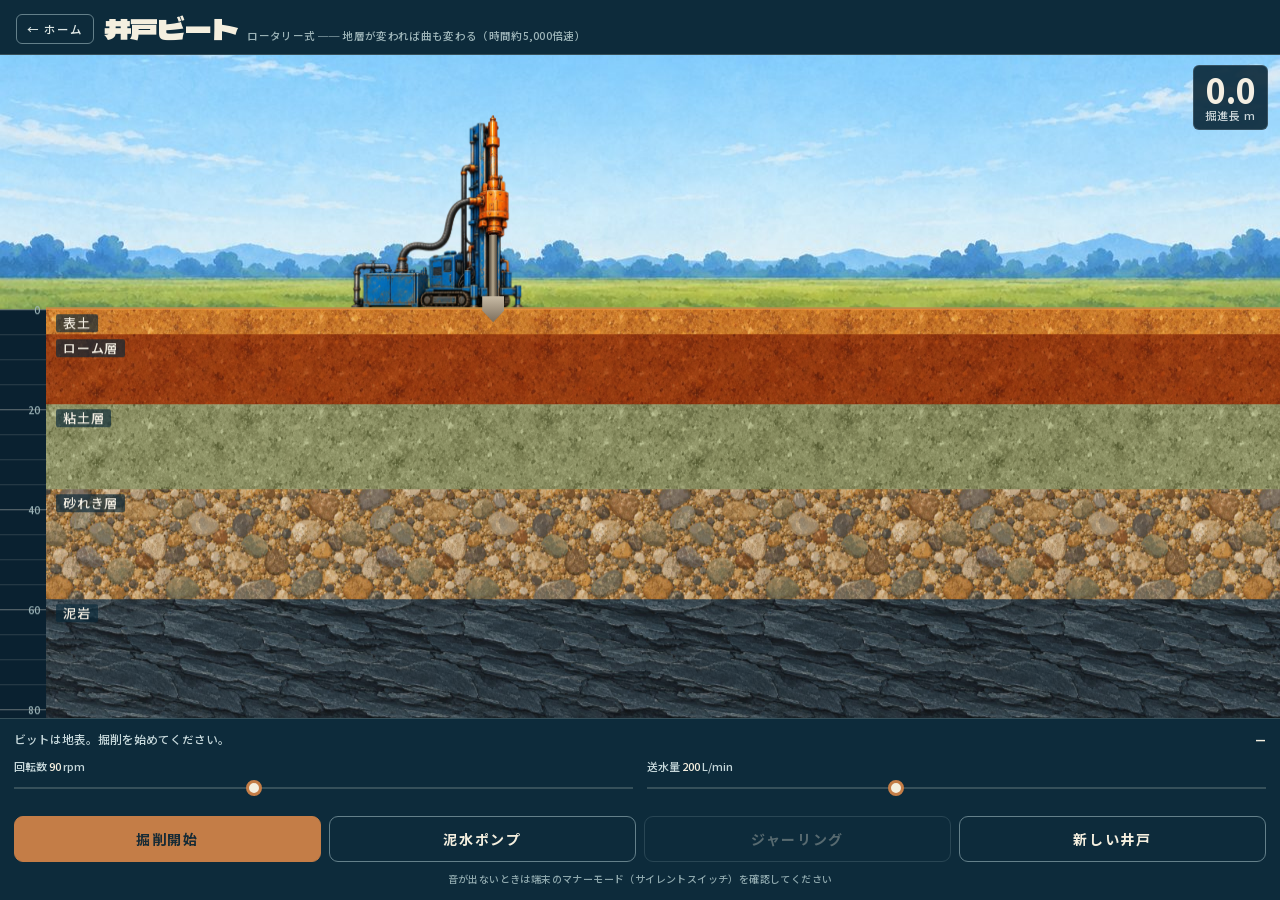
<file: rotary/index.html>
<!doctype html>
<html lang="ja">
<head>
<meta charset="utf-8">
<meta name="viewport" content="width=device-width, initial-scale=1, viewport-fit=cover">
<title>井戸ビート ロータリー編</title>
<meta name="description" content="井戸を掘ると、地層が音楽になる。ブラウザだけで動くさく井（井戸掘り）シミュレーター。粘土はこもり、砂れきはざらつき、破砕帯は鳴る。">
<meta name="theme-color" content="#0D2B3B">
<link rel="manifest" href="manifest.webmanifest">
<link rel="apple-touch-icon" href="../icons/rotary-180.png">
<meta name="mobile-web-app-capable" content="yes">
<meta name="apple-mobile-web-app-capable" content="yes">
<meta name="apple-mobile-web-app-status-bar-style" content="black">
<meta name="apple-mobile-web-app-title" content="ロータリー編">
<link rel="icon" href="data:image/svg+xml,%3Csvg xmlns='http://www.w3.org/2000/svg' viewBox='0 0 32 32'%3E%3Crect width='32' height='32' fill='%231C1713'/%3E%3Crect x='14' y='3' width='4' height='16' fill='%23B6A88E'/%3E%3Cpath d='M11 17h10v6l-5 6-5-6z' fill='%23C9BCA6'/%3E%3C/svg%3E">

<meta property="og:type" content="website">
<meta property="og:site_name" content="井戸ビート">
<meta property="og:locale" content="ja_JP">
<meta property="og:title" content="井戸ビート ロータリー編">
<meta property="og:description" content="井戸を掘ると、地層が音楽になる。粘土はこもり、砂れきはざらつき、破砕帯は鳴る。">
<meta property="og:url" content="https://ka428387.github.io/sakusei-bgm/rotary/">
<meta property="og:image" content="https://ka428387.github.io/sakusei-bgm/og-rotary.png">
<meta property="og:image:width" content="1200">
<meta property="og:image:height" content="630">
<meta property="og:image:alt" content="青空の下にロータリー掘削機が立ち、地層の下へ掘削孔が伸びる絵。左側に「井戸ビート ロータリー編」の題字。">

<meta name="twitter:card" content="summary_large_image">
<meta name="twitter:title" content="井戸ビート ロータリー編">
<meta name="twitter:description" content="井戸を掘ると、地層が音楽になる。粘土はこもり、砂れきはざらつき、破砕帯は鳴る。">
<meta name="twitter:image" content="https://ka428387.github.io/sakusei-bgm/og-rotary.png">
<link rel="stylesheet" href="../art/fonts/fonts.css">
<style>
  :root{
    --ink:#0D2B3B;
    --paper:#F4EFDF;
    --line:#36505A;
    --rust:#C47D47;
    --water:#1F6E8C;
    --spring:#69C6DE;
    --px-m:5; /* px per meter, mirrored in JS */
  }
  *{box-sizing:border-box;margin:0;padding:0}
  html,body{height:100%}
  body{
    background:var(--ink);
    color:var(--paper);
    font-family:"Noto Sans JP","Hiragino Sans","Yu Gothic",system-ui,sans-serif;font-weight:500;
    -webkit-font-smoothing:antialiased;
    overflow:hidden;
    display:flex;flex-direction:column;
    height:100dvh;
    -webkit-user-select:none;user-select:none;                 /* 連打で文字や画像が選択されて青くならない */
    -webkit-touch-callout:none;-webkit-tap-highlight-color:transparent;
    touch-action:manipulation;                                 /* ダブルタップの拡大もしない */
  }
  .mincho{font-family:"Noto Sans JP","Hiragino Sans",sans-serif;font-weight:700}

  header{
    padding:14px 16px 10px;
    display:flex;align-items:baseline;gap:10px;flex-wrap:wrap;
    border-bottom:1px solid #36505A;
    flex:none;
  }
  header h1{
    font-family:"Dela Gothic One","Noto Sans JP","Hiragino Sans",sans-serif;
    font-size:28px;font-weight:400;font-synthesis:none;letter-spacing:-.045em;line-height:1;
  }
  header .sub{font-size:10.5px;color:#9DB5B9;letter-spacing:.03em}
  .home{
    flex:none;align-self:center;
    font-size:11.5px;letter-spacing:.08em;text-decoration:none;white-space:nowrap;
    color:#DCE6E4;border:1px solid #64808A;border-radius:6px;padding:6px 10px;
  }
  .home:hover{border-color:#9DB5B9;color:var(--paper)}
  .home:focus-visible{outline:2px solid var(--spring);outline-offset:2px}

  /* ── 柱状図 ── */
  .log{
    position:relative;flex:1;min-height:0;overflow:hidden;
    background:#0A2130;
  }
  .stack{position:absolute;left:0;right:0;top:0;will-change:transform}
  /* 地表と空（朝）。空の画像の下端が地表、下の約4%が草地。地表と一緒に動く */
  .sky{position:absolute;left:0;right:0;top:-340px;height:340px;
    background:#77b8da url(../art/sky-morning.jpg) center bottom / cover no-repeat}
  /* ロータリー機（泥水タンクとホースも絵の中）。画像の大きさ・位置は、fitRig() が下の RIG（実測したつなぎ目）から決める */
  .rotary-rig{position:absolute;display:block;max-width:none;pointer-events:none;
    -webkit-user-drag:none;transition:left .9s ease}
  .ruler{position:absolute;left:0;top:0;width:46px;bottom:0}
  .tick{position:absolute;left:0;width:46px;border-top:1px solid rgba(232,226,214,.16)}
  .tick.major{border-top-color:rgba(232,226,214,.42)}
  .tick span{
    position:absolute;right:6px;top:-8px;font-size:10px;
    color:#9DB5B9;font-variant-numeric:tabular-nums;
  }
  .strata{position:absolute;left:46px;right:0;top:0;box-shadow:0 -2px 0 #BF8D48}   /* 地表の線 */
  .layer{position:relative;width:100%}
  .layer::after{content:"";position:absolute;inset:0;pointer-events:none;
    background:linear-gradient(90deg,rgba(255,255,255,.035),transparent 22%,rgba(0,0,0,.07) 72%,transparent);
    mix-blend-mode:soft-light}
  .layer .nm{                                      /* 質感の上でも読めるよう、濃紺の半透明の下地をつける */
    position:absolute;left:10px;top:5px;padding:0 7px;border-radius:2px;
    font-family:"Noto Sans JP","Hiragino Sans",sans-serif;font-weight:500;
    font-size:13px;line-height:18px;letter-spacing:.06em;
    color:#F4EFE3;background:rgba(9,38,55,.66);
    white-space:nowrap;
  }
  /* 掘削孔（depth追従）。--hx は現在の井戸の横位置で、孔を放棄するたび右へずれる */
  .hole{
    position:absolute;top:0;width:26px;left:calc(46px + 34% + var(--hx,0px));
    background:#0A0908;transition:left .9s ease;
    box-shadow:inset 2px 0 0 rgba(0,0,0,.6), inset -2px 0 0 rgba(0,0,0,.6);
  }
  .hole::before,.hole::after{content:"";position:absolute;top:0;bottom:0;width:2px;opacity:.6;
    background:repeating-linear-gradient(180deg,#6D5944 0 2px,transparent 2px 7px)}
  .hole::before{left:-1px}.hole::after{right:-1px;transform:translateY(3px)}
  .casing{position:absolute;width:34px;left:calc(46px + 34% - 4px + var(--hx,0px));top:0;
    transition:left .9s ease;
    background:repeating-linear-gradient(180deg,rgba(190,180,160,.30) 0 3px,transparent 3px 11px);
    border-left:1px solid rgba(200,190,170,.45);border-right:1px solid rgba(200,190,170,.45)}
  .fill{position:absolute;width:26px;left:calc(46px + 34% + var(--hx,0px));transition:left .9s ease;
    background:linear-gradient(180deg,rgba(105,198,222,.85),rgba(31,110,140,.95));}

  /* 掘進線 */
  .bitline{position:absolute;left:0;right:0;pointer-events:none}
  .bitline:has(.bit.spin)::before{content:"";position:absolute;
    left:calc(46px + 34% - 9px + var(--hx,0px));top:8px;width:42px;height:13px;
    border-radius:50%;opacity:.55;
    background:radial-gradient(ellipse,rgba(190,153,100,.42) 0 18%,rgba(153,117,75,.18) 36%,transparent 68%);
    animation:cuttings .48s steps(3,end) infinite}
  .bitline:has(.bit.spin)::after{content:"";position:absolute;
    left:calc(46px + 34% - 4px + var(--hx,0px));top:7px;width:32px;height:10px;
    background:radial-gradient(circle at 10% 55%,#B49A72 0 1px,transparent 1.5px),
      radial-gradient(circle at 42% 20%,#8F7454 0 1.2px,transparent 1.8px),
      radial-gradient(circle at 78% 65%,#C0A27A 0 1px,transparent 1.6px);
    animation:chips .62s steps(4,end) infinite}
  .bitline .rule{position:absolute;left:46px;right:0;height:1px;background:rgba(255,140,60,.5)}
  .bitline .bit{
    position:absolute;left:calc(46px + 34% + 1px + var(--hx,0px));width:22px;height:26px;top:-13px;
    transition:left .9s ease;
    background:linear-gradient(180deg,#C9BCA6,#7C6E5C);
    clip-path:polygon(0 0,100% 0,100% 55%,50% 100%,0 55%);
  }
  .bitline .bit.spin{animation:jig .09s linear infinite}
  @keyframes jig{0%{transform:translateX(-.6px)}50%{transform:translateX(.6px)}100%{transform:translateX(-.6px)}}
  @keyframes cuttings{0%{transform:scale(.72,.55);opacity:.18}55%{transform:scale(1.12,.9);opacity:.62}100%{transform:scale(1.35,1);opacity:0}}
  @keyframes chips{0%{transform:translateY(0) scale(.8);opacity:.25}45%{transform:translateY(-5px) scale(1);opacity:.7}100%{transform:translateY(2px) scale(1.15);opacity:0}}
  .bitline .bit.stuck{animation:stuckjig .55s ease-in-out infinite}
  @keyframes stuckjig{0%,100%{transform:translateY(0)}45%{transform:translateY(-4px)}62%{transform:translateY(1.5px)}}
  /* 放棄孔：セメントで埋めた古い孔と残置ビット */
  .scar{position:absolute;width:14px;background:rgba(8,7,6,.78);
    box-shadow:inset 1px 0 0 rgba(0,0,0,.7),inset -1px 0 0 rgba(0,0,0,.7)}
  .scar .cement{position:absolute;top:0;left:0;right:0;height:30px;
    background:repeating-linear-gradient(180deg,rgba(190,185,175,.55) 0 4px,rgba(150,145,135,.45) 4px 8px)}
  .scar .lostbit{position:absolute;bottom:1px;left:1px;width:12px;height:13px;opacity:.9;
    background:linear-gradient(180deg,#A99C86,#6B5F4F);
    clip-path:polygon(0 0,100% 0,100% 55%,50% 100%,0 55%)}
  .talk{position:absolute;pointer-events:none;max-width:62%;padding:7px 12px;border-radius:9px;
    font-size:13px;font-weight:700;line-height:1.5;color:#F4EFDF;background:rgba(9,32,46,.92);
    border:1px solid #64808A;opacity:0;transition:opacity .45s}
  .talk.on{opacity:1}
  /* 吹き出し：上（通りがかりの人）は左下、下（掘り手の返事）は右下にしっぽ。しっぽは縁取り用と塗り用の三角を重ねる */
  .talk::before,.talk::after{content:"";position:absolute;bottom:-1px;width:15px;height:12px}
  .talk::before{background:#64808A}
  .talk::after{background:rgba(9,32,46,.97);width:12px;height:10px;bottom:0}
  #talkA{left:20px;top:12%}
  #talkA::before{left:-12px;clip-path:polygon(0 100%,100% 0,100% 100%)}
  #talkA::after{left:-9px;clip-path:polygon(0 100%,100% 0,100% 100%)}
  #talkB{right:20px;top:calc(12% + 62px);border-color:#C47D47;color:#F0B06A}
  #talkB::before{right:-12px;background:#C47D47;clip-path:polygon(100% 100%,0 0,0 100%)}
  #talkB::after{right:-9px;clip-path:polygon(100% 100%,0 0,0 100%)}
  .log.quake{animation:quake .5s linear}
  @keyframes quake{0%,100%{transform:translateX(0)}20%{transform:translateX(-3px)}40%{transform:translateX(3px)}60%{transform:translateX(-2px)}80%{transform:translateX(2px)}}

  /* ジャーリングの手元表示 */
  .jarui{
    position:absolute;left:50%;transform:translateX(-50%);bottom:14px;
    width:min(380px,86%);padding:9px 14px;pointer-events:none;display:none;
    background:rgba(9,32,46,.92);border:1px solid #C47D47;border-radius:6px;text-align:center;
  }
  .jarui.on{display:block}
  .jarui .t{font-size:11.5px;color:#E0A050;letter-spacing:.06em;margin-bottom:7px;
    text-wrap:balance;line-height:1.6}
  .jarui .t b{color:#FFD9A0;font-weight:500;font-variant-numeric:tabular-nums}
  .jarui .bar{height:6px;background:#16394B;border-radius:3px;overflow:hidden}
  .jarui .bar i{display:block;height:100%;width:0;border-radius:3px;transition:width .12s;
    background:linear-gradient(90deg,#C47D47,#EBB37B)}
  .bitline .rod{
    position:absolute;left:calc(46px + 34% + 8px + var(--hx,0px));width:8px;top:-2000px;height:2000px;
    background:linear-gradient(90deg,#4A4238,#B6A88E,#4A4238);transition:left .9s ease;
  }
  .readout{
    position:absolute;right:12px;top:10px;text-align:right;pointer-events:none;
    padding:7px 11px 6px;background:rgba(9,38,55,.9);border:1px solid rgba(255,255,255,.14);border-radius:6px;
  }
  .readout .d{
    font-family:"Noto Sans JP","Hiragino Sans",sans-serif;font-weight:700;
    font-size:34px;line-height:1;font-variant-numeric:tabular-nums;
    color:#F4EFE3;
  }
  .readout .u{font-size:11px;color:#C9D4D8;letter-spacing:.1em}

  .flash{
    position:absolute;inset:0;pointer-events:none;opacity:0;
    background:radial-gradient(circle at 50% 60%,rgba(140,225,245,.75),transparent 62%);
  }
  .flash.on{animation:burst 2.4s ease-out}
  @keyframes burst{0%{opacity:0}12%{opacity:1}100%{opacity:0}}
  .shout{
    position:absolute;left:0;right:0;top:44%;text-align:center;pointer-events:none;
    font-family:"Noto Sans JP","Hiragino Sans",sans-serif;font-weight:700;
    font-size:30px;letter-spacing:.3em;color:#D8F4FB;opacity:0;
    text-shadow:0 0 18px rgba(105,198,222,.9);
  }
  .shout.on{animation:shout 2.6s ease-out}
  @keyframes shout{0%{opacity:0;transform:scale(.9)}18%{opacity:1;transform:scale(1)}100%{opacity:0;transform:scale(1.04)}}

  /* ── 操作盤 ── */
  .panel{flex:none;border-top:1px solid #36505A;background:#0D2B3B;padding:12px 14px calc(14px + env(safe-area-inset-bottom))}
  .status{
    display:flex;justify-content:space-between;align-items:baseline;gap:10px;
    font-size:11.5px;color:#C6D8DB;margin-bottom:11px;min-height:16px;
  }
  .status b{color:var(--paper);font-weight:700;white-space:nowrap}
  .status .alert{color:#F0B06A}
  .knobs{display:grid;grid-template-columns:1fr 1fr;gap:10px 14px;margin-bottom:12px}
  .knob label{display:block;font-size:11px;color:#C6D8DB;margin-bottom:3px}
  .knob .v{color:var(--paper);font-variant-numeric:tabular-nums}
  input[type=range]{
    width:100%;-webkit-appearance:none;appearance:none;height:22px;background:transparent;
  }
  input[type=range]::-webkit-slider-runnable-track{height:2px;background:#36505A}
  input[type=range]::-webkit-slider-thumb{
    -webkit-appearance:none;width:16px;height:16px;margin-top:-7px;border-radius:50%;
    background:var(--paper);border:3px solid var(--rust);
  }
  input[type=range]::-moz-range-track{height:2px;background:#36505A}
  input[type=range]::-moz-range-thumb{width:12px;height:12px;border-radius:50%;background:var(--paper);border:3px solid var(--rust)}
  .btns{display:grid;grid-template-columns:repeat(4,1fr);gap:8px}
  @media (max-width:430px){.btns{grid-template-columns:1fr 1fr}}
  button{
    flex:1;font:inherit;font-size:14px;padding:12px 8px;
    background:transparent;color:var(--paper);
    border:1px solid #64808A;border-radius:9px;cursor:pointer;font-weight:700;
    letter-spacing:.12em;
    -webkit-user-select:none;user-select:none;-webkit-touch-callout:none;
    -webkit-tap-highlight-color:transparent;touch-action:manipulation;
  }
  button.go{background:var(--rust);border-color:var(--rust);color:#172B35}
  button:disabled{opacity:.32;cursor:default}
  button:focus-visible{outline:2px solid var(--spring);outline-offset:2px}
  button.pump.on{border-color:var(--water);color:var(--spring)}
  button.urgent{border-color:#E0A050;color:#FFD9A0;animation:urge .62s ease-in-out infinite}
  @keyframes urge{0%,100%{box-shadow:0 0 0 0 rgba(224,160,80,.5)}50%{box-shadow:0 0 0 6px rgba(224,160,80,0)}}
  .k{display:inline-block}
  .hint{text-wrap:balance;margin-top:9px;font-size:10px;color:#8FA9AE;letter-spacing:.04em;text-align:center}
  @media (prefers-reduced-motion:reduce){
    .bitline .bit.spin,.bitline .bit.stuck,.bitline:has(.bit.spin)::before,.bitline:has(.bit.spin)::after,.log.quake,button.urgent{animation:none}
    .flash.on,.shout.on{animation-duration:.01s}
  }
  /* 応援してくれた人へのお礼：やぐらの祝い旗（見た目だけ。応援のあとにアプリの中だけで掛かる） */
  .bunting{position:absolute;pointer-events:none;transition:left .9s ease}
  .bunting .flag{transform-box:fill-box;transform-origin:50% 0;animation:flagsway 3.6s ease-in-out infinite}
  @keyframes flagsway{0%,100%{transform:rotate(-5deg)}50%{transform:rotate(5deg)}}
  @media (prefers-reduced-motion:reduce){.bunting .flag{animation:none}}
</style>
</head>
<body>

<header>
  <a class="home" href="../" aria-label="ホーム（工法の選択）にもどる">← ホーム</a>
  <h1>井戸ビート</h1>
  <span class="sub">ロータリー式 ── 地層が変われば曲も変わる（時間約5,000倍速）</span>
</header>

<div class="log" id="log">
  <div class="stack" id="stack">
    <div class="sky"></div>
    <img class="rotary-rig" id="rig" src="../art/rotary-rig.webp" alt="" draggable="false">
    <div class="ruler" id="ruler"></div>
    <div class="strata" id="strata"></div>
    <div class="hole" id="hole"></div>
    <div class="casing" id="casing"></div>
    <div class="fill" id="fill" style="height:0"></div>
  </div>
  <div class="bitline" id="bitline">
    <div class="rule"></div>
    <div class="rod"></div>
    <div class="bit" id="bit"></div>
  </div>
  <div class="readout"><div class="d" id="depth">0.0</div><div class="u">掘進長 m</div></div>
  <div class="flash" id="flash"></div>
  <div class="shout mincho" id="shout">出　水</div>
  <div class="talk" id="talkA" aria-hidden="true">温泉掘ってるんけ？</div>
  <div class="talk" id="talkB" aria-hidden="true">いや、井戸っす</div>
  <div class="jarui" id="jarui">
    <div class="t">ビットが喰われました ── ジャーリングで抜いてください</div>
    <div class="bar"><i id="jarfill"></i></div>
  </div>
</div>

<div class="panel">
  <div class="status"><span id="msg">ビットは地表。掘削を始めてください。</span><b id="layerName">—</b></div>
  <div class="knobs">
    <div class="knob">
      <label for="rpm">回転数 <span class="v" id="rpmV">90</span> rpm</label>
      <input type="range" id="rpm" min="40" max="170" value="90">
    </div>
    <div class="knob">
      <label for="mud">送水量 <span class="v" id="mudV">200</span> L/min</label>
      <input type="range" id="mud" min="0" max="100" value="40">
    </div>
  </div>
  <div class="btns">
    <button class="go" id="run">掘削開始</button>
    <button class="pump" id="pump">泥水ポンプ</button>
    <button id="jar" disabled>ジャーリング</button>
    <button id="reset">新しい井戸</button>
  </div>
  <div class="hint"><span class="k">音が出ないときは</span><span class="k">端末のマナーモード</span><span class="k">（サイレントスイッチ）を</span><span class="k">確認してください</span></div>
</div>

<script src="../records.js"></script>
<script>
const PXM = 5;                       // 1m = 5px
const SURF_CASING = 12;              // 表層ケーシング建て込み深さ m
/* ───────── 絵とのつなぎ目（朝のアートワーク）─────────
   art/rotary-rig.webp を実測した値。x・y は、画像の左上を 0、幅・高さを 1 とした割合。
   画像を差し替えたら測り直す（縦横比を変えて伸ばさない）。h は画面での高さ px。 */
const RIG = {aspect:749/820, axis:.806, headY:.608, groundY:.981,                 // 掘削軸（レールのあいだ）、ヘッド下端（ロッドの始点）、接地線
  hMin:70, hMax:200, ground:.38, headroom:12};                                    // 画面での高さ px の範囲。地表は、画面の上から 38% の位置
let RIG_ROD = 0;   // 地表からヘッド下端までの高さ px（ロッドの上端）。リグの大きさから fitRig() が決める
const $ = s => document.querySelector(s);

/* ───────── 地層 ───────── */
function buildStrata(){
  const aq = 128 + Math.round(Math.random()*46);      // 破砕帯の深さは毎回ちがう
  const s = [
    {n:'表土',        to:5,   h:1.0, c:'#6B5136', p:'dot',   root:50, sc:[0,2,4,7,9],   tim:'wood'},
    {n:'ローム層',     to:19,  h:1.3, c:'#7E4E2C', p:'dot',   root:48, sc:[0,3,5,7,10],  tim:'wood'},
    {n:'粘土層',       to:36,  h:1.7, c:'#5E6242', p:'line',  root:43, sc:[0,2,3,7,8],   tim:'soft'},
    {n:'砂れき層',     to:58,  h:2.2, c:'#93794E', p:'grain', root:45, sc:[0,2,5,7,9],   tim:'grit'},
    {n:'泥岩',        to:84,  h:3.0, c:'#464040', p:'line',  root:41, sc:[0,1,5,6,8],   tim:'soft'},
    {n:'砂岩',        to:112, h:3.5, c:'#6E6151', p:'grain', root:39, sc:[0,3,5,7,10],  tim:'grit'},
    {n:'花こう岩',     to:aq,  h:5.2, c:'#37353E', p:'cross', root:36, sc:[0,1,3,6,7],   tim:'hard'},
    {n:'花こう岩破砕帯', to:aq+70, h:1.5, c:'#2F5D6E', p:'wave', root:52, sc:[0,2,4,7,11], tim:'bell'},
  ];
  return {list:s, aq, max:aq+70, swl:8+Math.random()*22};   // 被圧水がどこまで上がるか
}
let G = buildStrata();

// 旧アートの模様（朝のアートワークでは使っていない。旧アートに戻すときのために、そのまま残してある）
const PATTERNS = {
  dot:  'radial-gradient(ellipse at 24% 42%,rgba(255,235,202,.25) 0 1px,transparent 1.5px),radial-gradient(ellipse at 71% 68%,rgba(55,36,23,.20) 0 1.2px,transparent 1.8px)',
  line: 'repeating-linear-gradient(178deg,rgba(20,18,15,.30) 0 1px,transparent 1px 8px),repeating-linear-gradient(182deg,transparent 0 17px,rgba(232,220,188,.08) 18px 19px,transparent 20px 31px)',
  grain:'radial-gradient(ellipse at 20% 35%,rgba(255,242,215,.36) 0 1.4px,transparent 2px),radial-gradient(ellipse at 72% 70%,rgba(56,43,30,.28) 0 2px,transparent 2.6px),radial-gradient(ellipse at 48% 12%,rgba(238,211,164,.18) 0 1px,transparent 1.8px)',
  cross:'repeating-linear-gradient(42deg,rgba(255,255,255,.11) 0 1px,transparent 1px 9px),repeating-linear-gradient(-38deg,rgba(18,15,20,.22) 0 1px,transparent 1px 11px),radial-gradient(circle at 30% 40%,rgba(210,190,175,.12) 0 1.3px,transparent 2px)',
  wave: 'repeating-linear-gradient(176deg,rgba(180,240,255,.20) 0 1px,transparent 2px 9px),repeating-linear-gradient(64deg,transparent 0 22px,rgba(202,226,224,.11) 23px 24px,transparent 25px 41px)',
};
const PSIZE = {dot:'17px 13px,23px 19px',grain:'21px 17px,29px 23px,17px 31px',line:'auto',cross:'auto',wave:'auto'};

/* リグの大きさを、画面に合わせる。地表は画面の上から 38% なので、頭が切れない高さにする（縦横比は変えない） */
function fitRig(){
  const H=$('#log').clientHeight, R=RIG;
  R.h=Math.round(Math.max(R.hMin, Math.min(R.hMax, H*R.ground-R.headroom)));
  R.w=R.h*R.aspect;
  RIG_ROD=(R.groundY-R.headY)*R.h;
  const rg=$('#rig');
  rg.style.width=R.w+'px'; rg.style.height=R.h+'px';
  rg.style.top=(-R.groundY*R.h)+'px';                          // 足が地表に立つ
  rg.style.left='calc(46px + 34% + 12px + var(--hx,0px) - '+(R.axis*R.w)+'px)';   // 掘削軸をロッドの中心に
  const b=document.querySelector('.bunting'); if(b){ b.remove(); hangBunting(); }   // 祝い旗も大きさを合わせて掛け直す
}

/* ───────── 地層の質感（朝のアートワーク：art/ の土・砂礫・岩の3枚）─────────
   質感は3枚だけ。地層の見分けは、質感の上に地層ごとの色を重ねて行う（従来どおり）。
   [質感, 重ねる色, 重ね方]。重ねる色が null なら質感そのまま。重ね方が null なら通常の重ね */
const TEX = {soil:'url(../art/soil.jpg)', gravel:'url(../art/gravel.jpg)', rock:'url(../art/rock.jpg)'};
const LAYER_ART = {
  '表土':          ['soil',   null,        null],
  'ローム層':      ['soil',   '#a64926b5', 'multiply'],
  '粘土層':        ['soil',   '#69744aed', 'color'],
  '砂れき層':      ['gravel', null,        null],
  '泥岩':          ['rock',   null,        null],
  '砂岩':          ['rock',   '#8c7860e0', 'color'],
  '花こう岩':      ['rock',   '#b3aabdc4', 'multiply'],
  '花こう岩破砕帯':['rock',   '#2f86a4d0', 'color'],
};
function layerBg(l){
  const [tex, tint, mode] = LAYER_ART[l.n] || ['soil', null, null];
  if(!tint) return {image:TEX[tex], size:'300px 300px', blend:'normal'};
  return {image:'linear-gradient('+tint+','+tint+'),'+TEX[tex], size:'auto,300px 300px', blend:(mode||'normal')+',normal'};
}

function render(){
  const strata = $('#strata'), ruler = $('#ruler');
  strata.innerHTML=''; ruler.innerHTML='';
  let top=0;
  G.list.forEach(l=>{
    const d=document.createElement('div');
    d.className='layer';
    d.style.height=(l.to-top)*PXM+'px';
    const bg=layerBg(l);
    d.style.backgroundColor=l.c;              // 画像が読めなかったときの色
    d.style.backgroundImage=bg.image; d.style.backgroundSize=bg.size; d.style.backgroundBlendMode=bg.blend;
    d.innerHTML='<span class="nm">'+l.n+'</span>';
    strata.appendChild(d);
    top=l.to;
  });
  $('#hole').style.height='0px';
  $('#casing').style.height='0px';
  for(let m=0;m<=G.max;m+=5){
    const t=document.createElement('div');
    t.className='tick'+(m%20===0?' major':'');
    t.style.top=m*PXM+'px';
    if(m%20===0) t.innerHTML='<span>'+m+'</span>';
    ruler.appendChild(t);
  }
  fitRig();
}
function layerAt(d){ return G.list.find(l=>d<l.to) || G.list[G.list.length-1]; }

/* ───────── 状態 ───────── */
let depth=0, running=false, pumping=false, cur=null, struck=false, done=false, casingFull=false;
let rpm=90, mud=40;          // mud は内部0-100（表示は5倍してL/min）
let warnMsg=null;
let trouble=null, scarCount=0, redrillTo=0, knownTo=0, lastTroubleT=-99;
let holeX=0, finishAt=0, waterLvl=0, lastPT=0;
function applyHoleX(){ $('#log').style.setProperty('--hx',holeX+'px'); }

function paint(){
  const nowMs=performance.now();
  const dt=lastPT?Math.min(.1,(nowMs-lastPT)/1000):.016;   // フレームレート非依存の補間
  lastPT=nowMs;
  const line = $('#log').clientHeight*0.38;
  $('#stack').style.transform='translateY('+(line-depth*PXM)+'px)';
  $('#bitline').style.top=line+'px';
  const rodLen=depth*PXM+RIG_ROD;                        // ロッドはビットからスイベルまで
  $('.bitline .rod').style.top=-rodLen+'px';
  $('.bitline .rod').style.height=rodLen+'px';
  $('#depth').textContent=depth.toFixed(1);
  $('#hole').style.height=Math.min(depth,G.max)*PXM+'px';
  // 掘削中は表層ケーシングのみ。全長ケーシングは完成時に建て込む
  if(!casingFull) $('#casing').style.height=Math.min(depth,SURF_CASING)*PXM+'px';
  if(struck){
    waterLvl+=(G.swl-waterLvl)*Math.min(1,dt*1.2);         // 水位がゆっくり上がってくる
    $('#fill').style.top=waterLvl*PXM+'px';
    $('#fill').style.height=Math.max(0,(depth-waterLvl)*PXM)+'px';
  } else { $('#fill').style.height='0px'; }
  if(trouble&&trouble.phase==='jar')
    $('#jarfill').style.width=Math.min(100,trouble.prog/trouble.need*100)+'%';
}

const LINES = {
  '表土':'表土を掘り抜いています。まだ音は軽い。',
  'ローム層':'ローム層。掘進は順調です。',
  '粘土層':'粘土がビットに付着。音がこもります。',
  '砂れき層':'砂れき層。浅層の水はケーシングで遮水して掘り進みます。',
  '泥岩':'泥岩帯。低音が重くなりました。',
  '砂岩':'砂岩。少し硬くなってきました。',
  '花こう岩':'岩盤に到達。掘進速度が落ちます。',
  '花こう岩破砕帯':'破砕帯のなかを掘進中。裂か水が滲みます。',
};

function setMsg(m,alert){
  const el=$('#msg');
  el.textContent=m;
  el.classList.toggle('alert',!!alert);
}
function warn(m){ if(warnMsg!==m){ warnMsg=m; setMsg(m,true); } }
function clearWarn(){
  if(warnMsg){ warnMsg=null; const L=layerAt(depth); setMsg(LINES[L.n]||''); }
}

/* ───────── 音 ───────── */
let ctx, master, wet, noiseBuf, padA, padB, padG, padF, waterSrc, waterG, waterF;
let nextT=0, step=0, schedId=null, rafId=null, suspendTO=null;

function makeIR(sec,decay){
  const n=ctx.sampleRate*sec, b=ctx.createBuffer(2,n,ctx.sampleRate);
  for(let c=0;c<2;c++){const d=b.getChannelData(c);
    for(let i=0;i<n;i++) d[i]=(Math.random()*2-1)*Math.pow(1-i/n,decay);}
  return b;
}
function initAudio(){
  if(ctx) return;
  ctx=new (window.AudioContext||window.webkitAudioContext)();
  master=ctx.createGain(); master.gain.value=.85; master.connect(ctx.destination);
  const conv=ctx.createConvolver(); conv.buffer=makeIR(2.6,2.4);
  wet=ctx.createGain(); wet.gain.value=.3;
  master.connect(conv); conv.connect(wet); wet.connect(ctx.destination);

  // 5秒ノイズ：2秒だとループ周期が水音で聞き取れてしまう
  const n=ctx.sampleRate*5; noiseBuf=ctx.createBuffer(1,n,ctx.sampleRate);
  const d=noiseBuf.getChannelData(0);
  for(let i=0;i<n;i++) d[i]=Math.random()*2-1;

  padG=ctx.createGain(); padG.gain.value=0; padG.connect(master);
  padA=ctx.createOscillator(); padB=ctx.createOscillator();
  padA.type='sawtooth'; padB.type='sawtooth';
  padF=ctx.createBiquadFilter(); padF.type='lowpass'; padF.frequency.value=520; padF.Q.value=3;
  padA.connect(padF); padB.connect(padF); padF.connect(padG);
  padA.start(); padB.start();

  waterG=ctx.createGain(); waterG.gain.value=0; waterG.connect(master);
  waterF=ctx.createBiquadFilter(); waterF.type='bandpass'; waterF.frequency.value=1500; waterF.Q.value=.7;
  waterF.connect(waterG);
  waterSrc=ctx.createBufferSource(); waterSrc.buffer=noiseBuf; waterSrc.loop=true;
  waterSrc.connect(waterF); waterSrc.start();
}
const hz = m => 440*Math.pow(2,(m-69)/12);

function tick(t,accent,L){
  const s=ctx.createBufferSource(); s.buffer=noiseBuf;
  s.playbackRate.value=.7+L.h*.22;
  const f=ctx.createBiquadFilter();
  const base={wood:900,soft:420,grit:1900,hard:3200,bell:1400}[L.tim];
  f.type=L.tim==='soft'?'lowpass':'bandpass';
  f.frequency.value=base*(accent?1.3:1); f.Q.value=L.tim==='grit'?1.2:4;
  const g=ctx.createGain();
  const v=(accent?.5:.2)*(1-mud/260);
  g.gain.setValueAtTime(0,t);
  g.gain.linearRampToValueAtTime(v,t+.004);
  g.gain.exponentialRampToValueAtTime(.0001,t+(L.tim==='hard'?.16:.075));
  s.connect(f); f.connect(g); g.connect(master);
  s.start(t); s.stop(t+.3);
}
function pluck(t,note,gain,type,dur){
  const o=ctx.createOscillator(); o.type=type||'triangle'; o.frequency.value=hz(note);
  const g=ctx.createGain();
  g.gain.setValueAtTime(0,t); g.gain.linearRampToValueAtTime(gain,t+.012);
  g.gain.exponentialRampToValueAtTime(.0001,t+(dur||.9));
  o.connect(g); g.connect(master); o.start(t); o.stop(t+(dur||.9)+.1);
}
function setPad(L){
  if(!ctx) return;
  const t=ctx.currentTime;
  padA.frequency.setTargetAtTime(hz(L.root-12),t,.4);
  padB.frequency.setTargetAtTime(hz(L.root-12)*1.005,t,.4);
  padG.gain.setTargetAtTime(.075,t,.6);
  padF.frequency.setTargetAtTime(240+(6-L.h)*140,t,.6);
}

/* トラブル用の音 */
function clank(t,strong){          // ジャーリングの金属打撃
  const s=ctx.createBufferSource(); s.buffer=noiseBuf; s.playbackRate.value=1.8;
  const f=ctx.createBiquadFilter(); f.type='bandpass'; f.frequency.value=strong?520:700; f.Q.value=9;
  const g=ctx.createGain(); g.gain.setValueAtTime(0,t);
  g.gain.linearRampToValueAtTime(strong?.55:.35,t+.003);
  g.gain.exponentialRampToValueAtTime(.0001,t+.5);
  s.connect(f); f.connect(g); g.connect(master); s.start(t); s.stop(t+.6);
  pluck(t,strong?31:38,.12,'square',.4);
}
function pop(t){                   // ビットが抜けた
  const o=ctx.createOscillator(); o.type='sine';
  o.frequency.setValueAtTime(180,t); o.frequency.exponentialRampToValueAtTime(900,t+.18);
  const g=ctx.createGain(); g.gain.setValueAtTime(.001,t);
  g.gain.exponentialRampToValueAtTime(.5,t+.04); g.gain.exponentialRampToValueAtTime(.0001,t+.35);
  o.connect(g); g.connect(master); o.start(t); o.stop(t+.4);
}
function groan(t){                 // 地層がビットを噛む唸り
  const o=ctx.createOscillator(); o.type='sawtooth';
  o.frequency.setValueAtTime(55,t); o.frequency.linearRampToValueAtTime(38,t+.5);
  const f=ctx.createBiquadFilter(); f.type='lowpass'; f.frequency.value=300;
  const g=ctx.createGain(); g.gain.setValueAtTime(0,t);
  g.gain.linearRampToValueAtTime(.22,t+.05); g.gain.exponentialRampToValueAtTime(.0001,t+.7);
  o.connect(f); f.connect(g); g.connect(master); o.start(t); o.stop(t+.8);
}
function snap(t){                  // ワイヤーが切れる
  const s=ctx.createBufferSource(); s.buffer=noiseBuf; s.playbackRate.value=2.4;
  const f=ctx.createBiquadFilter(); f.type='highpass'; f.frequency.value=1800;
  const g=ctx.createGain(); g.gain.setValueAtTime(0,t);
  g.gain.linearRampToValueAtTime(.6,t+.002); g.gain.exponentialRampToValueAtTime(.0001,t+.25);
  s.connect(f); f.connect(g); g.connect(master); s.start(t); s.stop(t+.3);
  const o=ctx.createOscillator(); o.type='triangle';   // 落ちていく工具
  o.frequency.setValueAtTime(880,t+.02); o.frequency.exponentialRampToValueAtTime(70,t+.9);
  const g2=ctx.createGain(); g2.gain.setValueAtTime(0,t+.02);
  g2.gain.linearRampToValueAtTime(.22,t+.06); g2.gain.exponentialRampToValueAtTime(.0001,t+1);
  o.connect(g2); g2.connect(master); o.start(t+.02); o.stop(t+1.1);
}
function rumble(t){                // 孔壁崩壊
  const s=ctx.createBufferSource(); s.buffer=noiseBuf; s.playbackRate.value=.35;
  const f=ctx.createBiquadFilter(); f.type='lowpass'; f.frequency.value=140;
  const g=ctx.createGain(); g.gain.setValueAtTime(0,t);
  g.gain.linearRampToValueAtTime(.6,t+.06); g.gain.exponentialRampToValueAtTime(.0001,t+1.8);
  s.connect(f); f.connect(g); g.connect(master); s.start(t); s.stop(t+2);
}

/* ───────── トラブル ─────────
   予防は泥水ポンプと送水量。孔壁の崩壊は眺めるしかないが、ビットが喰われたときは手で戦う。
   時間制限はない。気づくまで唸りが鳴り続け、ジャーリングで抜くまで掘進は止まったまま。
   ただし叩くほどワイヤーに無理がかかり、切れればビットごと孔を失う */
const JAR_SAFE = 2;                        // 最初のこの回数は必ず無事
const JAR_PART = .035;                     // 1打ごとにワイヤーが切れる確率
function riskP(L){
  const layerF={'粘土層':1.6,'砂れき層':1.9,'花こう岩':1.2,'花こう岩破砕帯':1.6}[L.n]||1;
  const mudF=Math.max(.5,1.25-mud/160);          // 送水量が多いほど孔内は安定
  return 0.00045*(0.25+(depth/G.max)*1.75)*layerF*mudF;   // 深いほど危ない
}
function enterTrouble(t,L){
  lastTroubleT=t;
  const collapseProne=(L.n==='砂れき層'||L.n==='花こう岩破砕帯');
  if(Math.random()<(collapseProne?.55:.3)){
    const back=4+Math.random()*8;
    redrillTo=Math.max(redrillTo,depth);
    depth=Math.max(8,depth-back);
    trouble={phase:'collapse',untilT:t+2.0};
    rumble(t);
    const log=$('#log'); log.classList.remove('quake'); void log.offsetWidth; log.classList.add('quake');
    setMsg('孔壁が崩壊。約'+Math.round(back)+'mぶん埋まりました。',true);
  }else{
    trouble={phase:'seize',untilT:t+2.2,prog:0,need:Math.round(4+depth/30)};
    groan(t);
    setMsg('ビットが地層に喰われました。回転が止まっています。',true);
    if(cur){ padA.frequency.setTargetAtTime(hz(cur.root-26),t,.3);
      padB.frequency.setTargetAtTime(hz(cur.root-26)*1.01,t,.3);
      padF.frequency.setTargetAtTime(150,t,.4); }
    $('#bit').classList.add('stuck');
  }
  $('#bit').classList.remove('spin');
}
function troubleStep(t){
  if(trouble.phase==='seize'){
    if(step%4===0) groan(t);
    if(step%2===0) tick(t,false,{h:4.5,tim:'soft'});
  }else if(trouble.phase==='jar'){
    // 喰われたまま。手が入るまで、この音が鳴り続ける
    if(step%8===0) groan(t);
    if(step%4===0) tick(t,false,{h:4.5,tim:'soft'});   // 打撃は手が押したときだけ鳴る
  }else if(trouble.phase==='abandon'){
    if(step%8===0) tick(t,false,{h:2,tim:'soft'});
  }
}
function advanceTrouble(t){
  if(trouble.phase==='seize'){
    trouble.phase='jar'; trouble.untilT=Infinity;   // 待つ。時間では負けない
    $('#jar').disabled=false; $('#jar').classList.add('urgent');
    $('#jarui').classList.add('on');
    setMsg('ビットが喰われています。ジャーリングのボタンで抜いてください。',true);
  }else if(trouble.phase==='abandon'){
    abandonWell(t);
  }else if(trouble.phase==='collapse'){
    endTrouble('崩れた区間を掘り直しています。');
  }
}
function closeJarUI(){
  $('#jar').disabled=true; $('#jar').classList.remove('urgent');
  $('#jarui').classList.remove('on');
}
/* ジャーリングボタン：一打ごとに抜ける見込みが上がるが、ワイヤーも傷む */
function jab(){
  if(!ctx||!trouble||trouble.phase!=='jar') return;
  if(!running){ setMsg('掘削を再開してからジャーリングしてください。',true); return; }
  const t=ctx.currentTime;
  clank(t,true);
  trouble.prog++;
  if(trouble.prog>=trouble.need){
    pop(t+.04); IdoRec.freed('rotary');
    endTrouble('抜けました。ビットは無事です。掘進を再開します。');
  }else if(trouble.prog>JAR_SAFE && Math.random()<JAR_PART){
    snap(t+.06);
    closeJarUI();
    trouble.phase='abandon'; trouble.untilT=t+3.4;
    [40,43,46].forEach((n,i)=>pluck(t+.4+i*.18,n,.14,'sine',2.6));
    setMsg('ワイヤーが切れました。ビットは孔底に落ちたままです。',true);
  }
}
/* 孔もビットも地中に置いて、横に寄って新しい井戸を掘り直す */
function abandonWell(t){
  const lost=depth; IdoRec.lost('rotary');
  drawScar(0,lost,holeX); scarCount++;
  holeX+=30; applyHoleX();
  depth=0; redrillTo=0; knownTo=lost;        // 地層は分かっているので手は早い
  casingFull=false;
  const c=$('#casing'); c.style.transition='left .9s ease'; c.style.height='0px';
  [33,40,45].forEach((n,i)=>pluck(t+i*.22,n,.12,'sine',2.8));
  endTrouble('約5m横へ移って、新しい井戸を掘り直します。'+lost.toFixed(1)+'mは置いてきました。');
}
function endTrouble(m){
  trouble=null;
  const L=layerAt(depth);
  cur=L; setPad(L); $('#layerName').textContent=L.n;
  closeJarUI();
  $('#bit').classList.remove('stuck');
  if(running) $('#bit').classList.add('spin');
  setMsg(m);
}
function drawScar(top,bottom,x){
  const e=document.createElement('div');
  e.className='scar';
  e.style.top=top*PXM+'px';
  e.style.height=Math.max(10,(bottom-top)*PXM)+'px';
  e.style.left='calc(46px + 34% + '+(x+6)+'px)';   // 放棄した位置に置いたまま
  e.innerHTML='<div class="cement"></div><div class="lostbit"></div>';
  $('#stack').appendChild(e);
}

/* ───────── スケジューラ ─────────
   setInterval 駆動（rAF はタブ非表示で止まるため描画専用に分離）。
   非表示タブでは interval が~1sに絞られるので先読みを広げる */
function lookahead(){ return document.hidden ? 1.4 : 0.16; }

function schedule(){
  if(!running) return;
  // 復帰クランプ：停止中に進んだ ctx 時計へ追いつこうとして
  // 溜まったノートを一斉スケジュールするのを防ぐ
  if(ctx.currentTime-nextT > 0.25) nextT = ctx.currentTime + 0.05;

  const spb=60/(rpm*1.05)/4;                 // 16分音符
  while(nextT < ctx.currentTime+lookahead()){
    const L=layerAt(depth);
    if(L!==cur && !trouble){
      cur=L; setPad(L); $('#layerName').textContent=L.n;
      if(!warnMsg) setMsg(LINES[L.n]);
    }

    if(trouble){
      // トラブル中は通常の曲を止め、トラブル自身の音が鳴る。復旧は全自動
      troubleStep(nextT);
      if(nextT>=trouble.untilT) advanceTrouble(nextT);
    } else {
      tick(nextT,step%4===0,L);

      if(step%8===0){
        const n=L.root-12+L.sc[(step/8|0)%L.sc.length];
        pluck(nextT,n,.10,'sine',1.6);
      }
      const pat=[0,3,6,10,12];
      if(pat.includes(step%16) && Math.random()<.78){
        const n=L.root+L.sc[Math.floor(Math.random()*L.sc.length)]+(Math.random()<.3?12:0);
        pluck(nextT,n,L.tim==='bell'?.16:.11,L.tim==='bell'?'sine':'triangle',L.tim==='bell'?2.2:.7);
      }
      if(L.tim==='hard' && Math.random()<.035) pluck(nextT,L.root+24,.09,'square',.3);

      // 掘進：泥水循環がないと孔壁が保てない。砂れき層は送水不足で逸泥
      if(!done){
        let adv=.30/L.h;
        if(depth>4 && !pumping){
          adv=0;
          warn('泥水ポンプが停止中。循環なしでは孔壁が保てません。');
        } else if(L.n==='砂れき層' && mud<45){
          adv*=.25;
          warn('砂れき層で逸泥。送水量を上げてください。');
        } else clearWarn();
        if(depth<redrillTo) adv*=2.2;          // 崩壊した区間の埋め戻しは掘り直しが速い
        else if(depth<knownTo) adv*=1.5;       // 一度掘った地層は勝手が分かる
        depth+=adv; IdoRec.drill('rotary',adv,depth);
        if(adv>0 && depth>12 && nextT-lastTroubleT>18 && Math.random()<riskP(L)) enterTrouble(nextT,L);
        if(!trouble){
          if(!struck && depth>=G.aq) strike();
          if(finishAt && depth>=finishAt){ depth=finishAt; finish(); }
        }
      }
    }
    nextT+=spb; step=(step+1)%64;
  }
}

/* ───────── イベント ───────── */
function strike(){
  struck=true; warnMsg=null; waterLvl=depth;
  finishAt=Math.min(G.max,depth+4);          // ストレーナーぶんだけ掘り下げて止める
  $('#flash').classList.remove('on'); void $('#flash').offsetWidth; $('#flash').classList.add('on');
  $('#shout').classList.remove('on'); void $('#shout').offsetWidth; $('#shout').classList.add('on');
  setMsg('破砕帯の裂か水に到達。出水です。ストレーナー区間まで掘り下げます。');
  cur=layerAt(depth); $('#layerName').textContent=cur.n;   // 直後の層変化メッセージに上書きさせない
  if(!ctx) return;
  setPad(cur);
  const t=ctx.currentTime;
  const s=ctx.createBufferSource(); s.buffer=noiseBuf;
  const f=ctx.createBiquadFilter(); f.type='bandpass'; f.Q.value=1.2;
  f.frequency.setValueAtTime(280,t); f.frequency.exponentialRampToValueAtTime(4800,t+1.4);
  const g=ctx.createGain();
  g.gain.setValueAtTime(0,t); g.gain.linearRampToValueAtTime(.4,t+.15);
  g.gain.exponentialRampToValueAtTime(.0001,t+2.6);
  s.connect(f); f.connect(g); g.connect(master); s.start(t); s.stop(t+3);
  [64,68,71,76,83].forEach((n,i)=>pluck(t+i*.09,n,.17,'sine',3.2));
}
/* ───────── 完成後の環境音：無音にしない ─────────
   井戸の底の水と、地層のルート音の低いうなり、ときどき低めの柔らかい一音だけ。
   高い音程は入れない（環境音に音程があると鳥に聞こえる）。「新しい井戸」を押すまで続く */
let ambientId=null;
function ambNote(t,note){
  const o=ctx.createOscillator(); o.type='sine'; o.frequency.value=hz(note);
  const g=ctx.createGain();
  g.gain.setValueAtTime(0,t); g.gain.linearRampToValueAtTime(.055,t+.35);   // ゆっくり立ち上げて丸く
  g.gain.exponentialRampToValueAtTime(.0001,t+4.2);
  o.connect(g); g.connect(master); o.start(t); o.stop(t+4.3);
}
function ambientTick(){
  if(!ctx||!done) return;
  if(ctx.state==='suspended') ctx.resume();
  const L=layerAt(depth), t=ctx.currentTime;
  padG.gain.setTargetAtTime(.03+Math.random()*.03,t,2.2);                  // ゆっくり息をするように
  if(Math.random()<.5) ambNote(t+.05,L.root+12+L.sc[Math.floor(Math.random()*L.sc.length)]);
}
function startAmbient(){
  if(!ctx) return;
  clearTimeout(suspendTO); ctx.resume();                                   // stopLoop が予約した停止を取り消す
  const L=layerAt(depth), t=ctx.currentTime;
  padA.frequency.setTargetAtTime(hz(L.root-12),t,1.5);
  padB.frequency.setTargetAtTime(hz(L.root-12)*1.004,t,1.5);
  padF.frequency.setTargetAtTime(220,t,1.5);
  padG.gain.setTargetAtTime(.045,t+2,2.5);                                 // 完成の和音の余韻のあとで
  waterF.frequency.setTargetAtTime(900,t,1);
  waterG.gain.setTargetAtTime(.03,t,1.5);
  clearInterval(ambientId);
  ambientId=setInterval(ambientTick,2600);
}
function stopAmbient(){ clearInterval(ambientId); ambientId=null; }

function finish(){
  done=true; running=false; stopLoop(6000);
  const up=IdoRec.well('rotary');
  $('#run').textContent='掘削開始'; $('#run').disabled=true;
  $('#bit').classList.remove('spin'); closeJarUI();
  setMsg('出水。ここで掘進を止め、ケーシングとストレーナーを建て込みました。'
    +'深さ'+depth.toFixed(0)+'m・水位GL−'+G.swl.toFixed(1)+'m。'
    +(scarCount?'（地中に残したビット：'+scarCount+'本）':'')
    +(up?'　肩書きが「'+up+'」になりました。':''));
  // 全長ケーシング建て込み演出
  casingFull=true;
  const c=$('#casing');
  c.style.transition='height 2.6s ease';
  c.style.height=depth*PXM+'px';
  if(ctx){ [52,59,64,71].forEach((n,i)=>pluck(ctx.currentTime+i*.12,n,.16,'sine',3.4)); }
  startAmbient();
  let n=60;                                  // 水位が上がりきるまで描画を続ける
  const settleId=setInterval(()=>{ paint();
    if(running || (Math.abs(waterLvl-G.swl)<=0.15 && --n<=0)) clearInterval(settleId);
  },50);
}
/* ───────── 通りがかりの人（1本の井戸で、たまに1回だけ。掘る処理には触れない） ───────── */
let passerWill=Math.random()<.6, passerTO=0, passerT2=0, passerT3=0;
function passerArm(){
  if(!passerWill||passerTO) return;
  passerTO=setTimeout(passerFire,(25+Math.random()*35)*1000);
}
/* 通りがかりのやりとり（[話しかける, 返事]）。出るたびに1組えらぶ */
const PASSER_TALKS=[
  ['温泉掘ってるんけ？','いや、井戸っす'],
  ['石油でるんけ？','今までで2〜3回っすね〜'],
  ['コーヒー飲むけ？','ありがとうございます！！']
];
function passerFire(){
  passerTO=0;
  if(!running||done) return;                       // 止まっているあいだは出さない（再開でまた待つ）
  if(trouble){ passerTO=setTimeout(passerFire,8000); return; }
  passerWill=false;
  const pair=PASSER_TALKS[Math.floor(Math.random()*PASSER_TALKS.length)];
  $('#talkA').textContent=pair[0]; $('#talkB').textContent=pair[1];
  $('#talkA').classList.add('on');
  passerT2=setTimeout(()=>$('#talkB').classList.add('on'),2400);
  passerT3=setTimeout(()=>{ $('#talkA').classList.remove('on'); $('#talkB').classList.remove('on'); },7000);
}
function passerReset(){
  clearTimeout(passerTO); clearTimeout(passerT2); clearTimeout(passerT3); passerTO=0;
  $('#talkA').classList.remove('on'); $('#talkB').classList.remove('on');
  passerWill=Math.random()<.6;
}
function draw(){ if(!running) return; paint(); rafId=requestAnimationFrame(draw); }
function startLoop(){
  clearInterval(schedId);
  schedId=setInterval(schedule,25);
  schedule(); draw(); passerArm();
}
function stopLoop(suspendDelay){
  clearInterval(schedId); cancelAnimationFrame(rafId);
  if(ctx){ padG.gain.setTargetAtTime(0,ctx.currentTime,.25); waterG.gain.setTargetAtTime(0,ctx.currentTime,.3);
    // 残響が消えたらコンテキストごと停止（停止中のDSP空回り＝電池対策）
    clearTimeout(suspendTO);
    suspendTO=setTimeout(()=>{ if(ctx && !running) ctx.suspend(); }, suspendDelay||1500);
  }
  paint();
}

$('#run').onclick=()=>{
  initAudio(); clearTimeout(suspendTO); ctx.resume();
  running=!running;
  $('#run').textContent = running?'掘削停止':'掘削再開';
  $('#bit').classList.toggle('spin',running&&!trouble);
  $('#bit').classList.toggle('stuck',running&&!!trouble&&trouble.phase!=='collapse');
  if(running){ nextT=ctx.currentTime+.06; cur=null; warnMsg=null;
    if(pumping) waterG.gain.setTargetAtTime(mud/1400,ctx.currentTime,.4);
    startLoop();
  } else { stopLoop(); warnMsg=null; setMsg('ビットを止めています。'); }
};
$('#pump').onclick=()=>{
  initAudio();
  pumping=!pumping;
  $('#pump').classList.toggle('on',pumping);
  if(running){ ctx.resume();
    waterG.gain.setTargetAtTime(pumping?mud/1400:0,ctx.currentTime,.4); }
};
$('#jar').onclick=jab;
$('#reset').onclick=()=>{
  stopAmbient(); passerReset();
  running=false; stopLoop(); depth=0; struck=false; done=false; cur=null; step=0;
  warnMsg=null; casingFull=false;
  trouble=null; scarCount=0; redrillTo=0; knownTo=0; lastTroubleT=-99;
  finishAt=0; waterLvl=0; holeX=0; applyHoleX();
  document.querySelectorAll('.scar').forEach(e=>e.remove());
  closeJarUI();
  $('#bit').classList.remove('stuck');
  const c=$('#casing'); c.style.transition='none'; c.style.height='0px';
  G=buildStrata(); render(); paint();
  $('#run').textContent='掘削開始'; $('#run').disabled=false;
  $('#bit').classList.remove('spin');
  $('#layerName').textContent='—';
  setMsg('新しい地点です。水脈の深さは掘ってみるまで分かりません。');
};
$('#rpm').oninput=e=>{ rpm=+e.target.value; $('#rpmV').textContent=rpm; };
$('#mud').oninput=e=>{ mud=+e.target.value; $('#mudV').textContent=mud*5;
  if(ctx&&pumping&&running) waterG.gain.setTargetAtTime(mud/1400,ctx.currentTime,.2);
  if(ctx) wet.gain.setTargetAtTime(.18+mud/320,ctx.currentTime,.3); };
addEventListener('resize',()=>{ fitRig(); paint(); });

// 電話・Siri割り込み後は interrupted のまま自動復帰しないことがある
document.addEventListener('visibilitychange',()=>{
  if(!document.hidden && (running||ambientId) && ctx) ctx.resume();
});

/* 応援してくれた人へのお礼：やぐらに祝いの旗を掛ける（見た目だけ）。
   応援の回数は iPhone アプリの記録から読む（IdoBeatStore）。Web版では何も起きない。 */
function buntingSvg(w, h, strings) {                 // strings: [[始点], [終点], [たるみの制御点]]（px）の紐を何本か
  let s = '';
  strings.forEach(([a, b, c], si) => {
    s += `<path d="M${a[0].toFixed(1)} ${a[1].toFixed(1)} Q${c[0].toFixed(1)} ${c[1].toFixed(1)} ${b[0].toFixed(1)} ${b[1].toFixed(1)}" stroke="#E9E1D2" stroke-width="1" opacity=".95"/>`;
    const k = RIG.h / 180, n = Math.max(3, Math.round(Math.hypot(b[0] - a[0], b[1] - a[1]) / (11 * k)));
    for (let i = 1; i < n; i++) {
      const t = i / n, u = 1 - t;
      const x = u * u * a[0] + 2 * u * t * c[0] + t * t * b[0], y = u * u * a[1] + 2 * u * t * c[1] + t * t * b[1];
      // 紅白の布旗。配置は既存の紐のまま、外側のgで位置・内側のgで揺れを分離する。
      const cloth = (i + si) % 2 ? '#E9E1D2' : '#B5482A';
      s += `<g transform="translate(${x.toFixed(1)} ${y.toFixed(1)})"><g class="flag" style="animation-delay:${(-((i * 7 + si * 3) % 11) * .33).toFixed(2)}s"><g transform="scale(${k.toFixed(4)})">
        <path d="M-4.2 0H4.2L3.7 10.8Q1.7 10.1 0 10.9Q-2 11.6-3.9 10.8Z" fill="${cloth}"/>
        <path d="M1.8 .8L3.7 10.8Q2.2 10.3 1.1 10.6L.4 .8Z" fill="#1C1713" opacity=".13"/>
        <path d="M-3.3 1.6L-3.1 9.4" stroke="#FFF8E8" stroke-width=".55" opacity=".35"/>
        <path d="M-4.2 .8H4.2" stroke="#1C1713" stroke-width="1.1" opacity=".2"/>
        <path d="M-2.8-.8V1.1M2.8-.8V1.1" stroke="#E9E1D2" stroke-width=".65"/>
      </g></g></g>`;
    }
  });
  return `<svg class="bunting" aria-hidden="true" width="${w}" height="${h}" viewBox="0 0 ${w} ${h}" fill="none">${s}</svg>`;
}
function hangBunting() {
  if (document.querySelector('.bunting')) return;
  const w = RIG.w, h = RIG.h, P = (x, y) => [x * w, y * h];
  // タンクの左上の角から、マストの左の縁へ、斜めに紐を渡す（位置は画像から測った割合）
  document.getElementById('rig').insertAdjacentHTML('afterend',
    buntingSvg(w, h, [[P(.115, .772), P(.648, .285), P(.34, .70)]]));
  const el = document.querySelector('.bunting');
  el.style.top = (-RIG.groundY * h) + 'px';
  el.style.left = 'calc(46px + 34% + 12px + var(--hx,0px) - ' + (RIG.axis * w) + 'px)';   // リグと同じ場所
}
{
  const cap = window.Capacitor;
  if (cap && cap.nativePromise && (cap.PluginHeaders || []).some(h => h.name === 'IdoBeatStore'))
    cap.nativePromise('IdoBeatStore', 'status', {}).then(r => { if (r && r.tips > 0) hangBunting(); }).catch(() => {});
}

applyHoleX(); render(); paint();
</script>
<script>
/* オフラインとホーム画面起動のための Service Worker */
if ('serviceWorker' in navigator) {
  addEventListener('load', () => navigator.serviceWorker.register('../sw.js').catch(() => {}));
}
</script>
</body>
</html>
</file>
<file: art/fonts/fonts.css>
/* 井戸ビートの書体（どちらも SIL Open Font License 1.1。ライセンス文は同じフォルダ）。tools/make-fonts.py が作る。手で直さない */
@font-face{font-family:"Dela Gothic One";font-style:normal;font-weight:400;font-display:swap;src:url(dela-gothic-one.woff2) format("woff2")}
@font-face{font-family:"Noto Sans JP";font-style:normal;font-weight:500 700;font-display:swap;src:url(noto-sans-jp-core.woff2) format("woff2");unicode-range:U+20-7E,U+D7,U+F7,U+2014-2015,U+2026,U+203B,U+2190-2193,U+2212,U+2500,U+25A0-25A1,U+25B2,U+25BC,U+25CB,U+25CE-25CF,U+2605-2606,U+2661,U+2665,U+3000-3002,U+300C-300F,U+3012,U+301C,U+3041-3096,U+309D-309E,U+30A1-30FE,U+4E00,U+4E0A-4E0B,U+4E2D,U+4E7E,U+4E8B,U+4E95,U+4ECA,U+4ED5,U+4ED8,U+4F4D-4F4E,U+4F7F,U+4FDD,U+500D,U+505C,U+5143,U+5165,U+5171,U+5177,U+518D,U+51DD,U+51FA,U+5206-5207,U+5230,U+5236,U+524A,U+52A9,U+533A,U+53E3,U+53E9,U+5408,U+540A,U+540C-540D,U+5538,U+55B0,U+56DE,U+56F2-56F3,U+571F,U+5730,U+57CB,U+5834,U+5897,U+58C1,U+58CA,U+5909,U+5931,U+594F,U+5965,U+59CB,U+5B50,U+5B54,U+5B8C,U+5BC4,U+5C11,U+5C4A,U+5C64,U+5CA9,U+5D29,U+5DE5,U+5E2B,U+5E2F,U+5E95,U+5EA6,U+5EFA,U+5F0F,U+5F15,U+5F35,U+5F37,U+5F53,U+5F85,U+5F8C,U+5FAA,U+5FDC,U+606F,U+610F,U+6210,U+6238,U+623B,U+624B,U+6253,U+627F,U+6295,U+629C,U+629E,U+6301,U+6368,U+6398,U+639B,U+63F4,U+6483,U+6545,U+6570,U+6599,U+65B0,U+65B9,U+65D7,U+65E5,U+6614,U+6642,U+6697,U+66F2,U+66F8,U+6700,U+672B-672C,U+67D4,U+690D,U+697D,U+6A2A,U+6B21,U+6B62-6B63,U+6B8B,U+6C17,U+6C34,U+6C72,U+6CB9,U+6CC9,U+6CD5,U+6CE5,U+6CE8,U+6D45,U+6DF1,U+6DF7,U+6E29,U+6E90,U+6E9C,U+6EF2,U+7070,U+70B9,U+7121,U+7389,U+7406,U+74B0,U+75DB,U+76E4,U+76F4,U+7740,U+77F3,U+7802,U+7815,U+7834,U+786C,U+78BA,U+793C,U+795D,U+79FB,U+7AEF,U+7BC4,U+7C98,U+7D04,U+7D19,U+7D2F,U+7D9A,U+7DB1,U+7DE8,U+7F6E,U+7FD2,U+80A9,U+8108,U+8150,U+8272,U+82B1,U+82E6,U+843D,U+8868,U+88C2,U+898B,U+8A08,U+8A70,U+8A8D,U+8AAD,U+8ABF,U+8DB3,U+8EE2,U+8EFD,U+8FBC,U+9001,U+901A,U+901F,U+9032,U+9038,U+904A,U+9054,U+906E,U+9078,U+91CD,U+91CF,U+91D1,U+9577,U+9589,U+958B,U+9593,U+9650,U+968E,U+9762,U+97F3,U+97FF,U+9806,U+984D,U+98DF,U+98F2,U+9AD8,U+9CF4,U+9ED2,U+FF01-FF5E}
@font-face{font-family:"Noto Sans JP";font-style:normal;font-weight:500 700;font-display:swap;src:url(noto-sans-jp-extra.woff2) format("woff2");unicode-range:U+4E01,U+4E03,U+4E07-4E09,U+4E0D-4E0E,U+4E11,U+4E14,U+4E16,U+4E18-4E19,U+4E1E,U+4E21,U+4E26,U+4E32,U+4E38-4E39,U+4E3B,U+4E43,U+4E45,U+4E4B,U+4E4D-4E4F,U+4E57,U+4E59,U+4E5D-4E5F,U+4E71,U+4E73,U+4E80,U+4E86,U+4E88-4E89,U+4E8C,U+4E91-4E92,U+4E94,U+4E98-4E99,U+4E9B-4E9C,U+4EA1,U+4EA4-4EA6,U+4EA8,U+4EAB-4EAE,U+4EBA,U+4EC0-4EC1,U+4EC7,U+4ECB,U+4ECF,U+4ED4,U+4ED6,U+4ED9,U+4EE3-4EE5,U+4EEE,U+4EF0,U+4EF2,U+4EF6,U+4EFB,U+4F01,U+4F0A,U+4F0D-4F11,U+4F1A,U+4F1D,U+4F2F,U+4F34,U+4F36,U+4F38,U+4F3A,U+4F3C-4F3D,U+4F43,U+4F46,U+4F4F-4F51,U+4F53,U+4F55,U+4F59,U+4F5C,U+4F73,U+4F75,U+4F7C,U+4F83,U+4F8B,U+4F8D,U+4F9B,U+4F9D,U+4FA0-4FA1,U+4FAD-4FAF,U+4FB5-4FB6,U+4FBF,U+4FC2-4FC4,U+4FCA,U+4FD7,U+4FE1,U+4FE3,U+4FEE,U+4FF3,U+4FF5,U+4FF8,U+4FFA,U+5009,U+500B,U+5012,U+5016,U+5019,U+501F,U+5023-5024,U+5026,U+502B,U+502D,U+5036,U+5039,U+5049,U+504F,U+5065,U+5072,U+5074-5076,U+507D,U+508D,U+5091,U+5098-5099,U+50AC-50AD,U+50B5,U+50B7,U+50BE,U+50C5,U+50CD,U+50CF,U+50D1,U+50D5,U+50DA,U+50E7,U+50FB,U+5100,U+5104,U+5112,U+511F,U+512A,U+5132,U+5141,U+5144-5149,U+514B,U+514D-514E,U+5150,U+515A,U+515C,U+5168,U+516B-516D,U+5175-5176,U+5178,U+517C,U+5185-5186,U+518A,U+5192,U+5197,U+5199,U+51A0,U+51A5,U+51A8,U+51AC,U+51B4,U+51B6-51B7,U+51C4,U+51C6,U+51CB-51CD,U+51E1,U+51E6-51E7,U+51EA,U+51F1,U+51F6,U+51F8-51F9,U+51FD,U+5200,U+5203,U+5208,U+520A,U+5211,U+5217,U+521D,U+5224-5225,U+5229,U+5237-5238,U+523A-523B,U+5243,U+5247,U+524D,U+5256,U+525B,U+5263-5265,U+526F-5270,U+5272,U+5275,U+5283,U+5287,U+5289,U+529B,U+529F-52A0,U+52A3,U+52AA-52AB,U+52B1,U+52B4,U+52B9,U+52BE,U+52C3,U+52C5,U+52C7,U+52C9,U+52D5,U+52D8-52D9,U+52DD,U+52DF,U+52E2,U+52E4,U+52E7,U+52F2,U+52FA,U+52FE-52FF,U+5301-5302,U+5305,U+5316-5317,U+5319,U+531D,U+5320-5321,U+532A,U+5339,U+533B,U+533F,U+5341,U+5343,U+5347-5348,U+534A,U+5351-5354,U+5357-5358,U+535A,U+535C,U+5360,U+5366,U+536F-5371,U+5373-5375,U+5378,U+537F,U+5384,U+5398,U+539A,U+539F,U+53A8-53A9,U+53AD,U+53B3,U+53BB,U+53C2,U+53C8-53CE,U+53D4,U+53D6-53D7,U+53D9,U+53DB,U+53E1-53E2,U+53E4-53E5,U+53EA-53EC,U+53EF-53F3,U+53F6-53F8,U+5403-5404,U+5409,U+540B,U+540E-5411,U+541B,U+541F-5420,U+5426,U+542B,U+5438-5439,U+543B,U+543E,U+5442,U+5446,U+5448-544A,U+5451,U+5468,U+546A,U+5473,U+547C-547D,U+548B-548C,U+54B2-54B3,U+54BD,U+54C0-54C1,U+54C9,U+54E1,U+54E8-54E9,U+54F2,U+5504,U+5506-5507,U+5510,U+5516,U+552F,U+5531,U+553E,U+5544,U+5546,U+554F,U+5553,U+5584,U+5589,U+558B,U+559A,U+559C-559D,U+55A7,U+55AA-55AC,U+55B6,U+55E3,U+5606,U+5609,U+5617-5618,U+5629,U+5631,U+5642,U+564C,U+565B,U+5668,U+5674,U+5678,U+567A,U+5687,U+56A2,U+56DA-56DB,U+56E0,U+56E3,U+56F0,U+56FA,U+56FD,U+5703,U+570F,U+5712,U+5727-5728,U+572D,U+5742,U+5747,U+574A,U+5750-5751,U+5764,U+5766,U+576A,U+5782,U+578B,U+57A2-57A3,U+57CE,U+57DC,U+57DF-57E0,U+57F4,U+57F7,U+57F9-57FA,U+57FC,U+5800,U+5802,U+5805-5806,U+5815,U+5824,U+582A,U+5830-5831,U+5835,U+583A,U+5840-5841,U+584A,U+5851,U+5854,U+5857-585A,U+585E,U+5869,U+586B,U+5875,U+587E,U+5883,U+5893,U+589C,U+58A8,U+58B3,U+58BE,U+58C7,U+58CC,U+58D5,U+58EB-58EC,U+58EE,U+58F0-58F2,U+58F7,U+590F,U+5915-5916,U+5919-591A,U+591C,U+5922,U+5927,U+5929-592B,U+592E,U+5937,U+5944,U+5947-5949,U+5951,U+5954,U+5957,U+5968,U+596A,U+596E,U+5973-5974,U+597D,U+5982-5984,U+598A,U+5993,U+5996,U+5999,U+59A5,U+59A8,U+59AC,U+59B9,U+59BB,U+59BE,U+59C9,U+59D0-59D1,U+59D3-59D4,U+59E5-59E6,U+59EA-59EB,U+59F6,U+59FB,U+59FF,U+5A01,U+5A03,U+5A18,U+5A20,U+5A29,U+5A2F,U+5A3C,U+5A41,U+5A46,U+5A5A,U+5A66,U+5A7F,U+5A92,U+5A9B,U+5AC1,U+5AC9,U+5ACC,U+5AE1,U+5B09,U+5B22,U+5B2C,U+5B30,U+5B57-5B58,U+5B5C-5B5D,U+5B5F,U+5B63-5B64,U+5B66,U+5B6B,U+5B85,U+5B87-5B89,U+5B8B,U+5B8D,U+5B8F,U+5B95,U+5B97-5B9D,U+5B9F,U+5BA2-5BA5,U+5BAE,U+5BB0,U+5BB3-5BB6,U+5BB9,U+5BBF,U+5BC2,U+5BC5-5BC6,U+5BCC,U+5BD2-5BD3,U+5BDB,U+5BDD,U+5BDF,U+5BE1,U+5BE7,U+5BE9,U+5BEE,U+5BF5,U+5BF8,U+5BFA,U+5BFE-5BFF,U+5C01-5C02,U+5C04,U+5C06,U+5C09-5C0B,U+5C0E-5C0F,U+5C16,U+5C1A,U+5C24,U+5C2D,U+5C31,U+5C3A-5C40,U+5C45,U+5C48,U+5C4B,U+5C4D,U+5C51,U+5C55,U+5C5E,U+5C60-5C61,U+5C65,U+5C6F,U+5C71,U+5C90,U+5CA1,U+5CA8,U+5CAC,U+5CB1,U+5CB3,U+5CB8,U+5CE0-5CE1,U+5CE8,U+5CEF-5CF0,U+5CF6,U+5CFB,U+5D07,U+5D0E,U+5D16,U+5D50,U+5D69,U+5D6F,U+5D8B,U+5DBA,U+5DCC,U+5DDD-5DDE,U+5DE1,U+5DE3,U+5DE6-5DE8,U+5DEE,U+5DF1,U+5DF3-5DF4,U+5DF7,U+5DFB,U+5DFD-5DFE,U+5E02-5E03,U+5E06,U+5E0C,U+5E16,U+5E1D,U+5E25,U+5E2D,U+5E30,U+5E33,U+5E38,U+5E3D,U+5E45,U+5E4C,U+5E55,U+5E61,U+5E63,U+5E72-5E74,U+5E78-5E79,U+5E7B-5E7E,U+5E81,U+5E83-5E84,U+5E87,U+5E8A,U+5E8F,U+5E96-5E97,U+5E9A,U+5E9C,U+5EA7,U+5EAB,U+5EAD,U+5EB5-5EB8,U+5EC3,U+5EC9-5ECA,U+5ED3,U+5EDF-5EE0,U+5EF6-5EF7,U+5EFB-5EFC,U+5EFF,U+5F01,U+5F04,U+5F0A,U+5F10,U+5F13-5F14,U+5F17-5F18,U+5F1B,U+5F1F,U+5F25-5F27,U+5F31,U+5F3C,U+5F3E,U+5F4A,U+5F62,U+5F66,U+5F69-5F6C,U+5F70-5F71,U+5F79,U+5F7C,U+5F80-5F81,U+5F84,U+5F8B,U+5F90,U+5F92-5F93,U+5F97,U+5FA1,U+5FA9,U+5FAE,U+5FB3-5FB4,U+5FB9,U+5FBD,U+5FC3,U+5FC5,U+5FCC-5FCD,U+5FD7-5FD9,U+5FE0,U+5FEB,U+5FF5,U+5FFD,U+6012,U+6016,U+601C-601D,U+6020,U+6025,U+6027-6028,U+602A,U+602F,U+604B,U+6050,U+6052,U+6055,U+6062,U+6065,U+6068-6069,U+606D,U+6070,U+6075,U+6089,U+608C,U+6094,U+609F-60A0,U+60A3,U+60A6,U+60A9-60AA,U+60B2,U+60B6,U+60BC,U+60C5,U+60C7,U+60D1,U+60DA,U+60DC,U+60DF,U+60E3,U+60E8,U+60F0,U+60F3,U+60F9,U+6101,U+6108-6109,U+611A-611B,U+611F,U+6148,U+614B-614C,U+614E,U+6155,U+6162-6163,U+6167-6168,U+616E,U+6170,U+6176,U+617E,U+6182,U+618E,U+6190,U+61A4,U+61A7,U+61A9,U+61B2,U+61B6,U+61BE,U+61C7,U+61D0,U+61F2,U+61F8,U+620A,U+620E,U+6211-6212,U+6216,U+621A,U+621F,U+6226,U+622F,U+6234,U+623F-6240,U+6247,U+6249,U+624D,U+6255,U+6258,U+626E,U+6271,U+6276,U+6279,U+6280,U+6284,U+628A,U+6291,U+6297-6298,U+62AB,U+62B1,U+62B5,U+62B9,U+62BC-62BD,U+62C5,U+62CD,U+62D0,U+62D2-62D3,U+62D8-62D9,U+62DB,U+62DD,U+62E0-62E1,U+62EC-62ED,U+62F3,U+62F6-62F7,U+62FE,U+6307,U+6309,U+6311,U+6319,U+631F,U+6328,U+632B,U+632F,U+633A,U+633D,U+633F,U+6349,U+634C,U+6355,U+6357,U+635C,U+6367,U+636E,U+6372,U+6377,U+637A-637B,U+6383,U+6388,U+638C,U+6392,U+63A0-63A2,U+63A5,U+63A7-63AA,U+63AC,U+63B2,U+63B4,U+63BB,U+63C3,U+63CF-63D0,U+63D6,U+63DA-63DB,U+63E1,U+63EE,U+63FA,U+640D,U+642C-642D,U+643A,U+643E,U+6442,U+6458,U+6469,U+6478,U+647A,U+6492,U+649A,U+649E,U+64A4,U+64AB,U+64AD-64AE,U+64B0,U+64B2,U+64B9,U+64C1,U+64CD,U+64E2,U+64E6,U+64EC,U+64FE,U+652F,U+6539,U+653B,U+653E-653F,U+654F,U+6551,U+6557,U+6559,U+6562-6563,U+6566,U+656C,U+6574-6575,U+6577,U+6587,U+6589,U+658C,U+658E,U+6590-6591,U+6597,U+659C,U+65A1,U+65A4-65A5,U+65A7,U+65AC-65AD,U+65AF,U+65BC-65BD,U+65C5,U+65CB,U+65CF,U+65E2,U+65E6-65E9,U+65EC-65ED,U+65FA,U+6602,U+6606-6607,U+660C,U+660E-660F,U+6613,U+661F-6620,U+6625,U+6627-6628,U+662D,U+662F,U+663C,U+6643,U+664B,U+6652,U+6666,U+6669,U+666E-666F,U+6674,U+6676,U+667A,U+6681,U+6687,U+6691,U+6696,U+66A2,U+66A6,U+66AB,U+66AE,U+66B4,U+66C7,U+66D9,U+66DC-66DD,U+66F3-66F4,U+66F9,U+66FD-66FF,U+6708-6709,U+670B,U+670D,U+6714-6715,U+6717,U+671B,U+671D,U+671F,U+6728,U+672A,U+672D,U+6731,U+6734,U+673A,U+673D,U+6749,U+674E-6751,U+6753,U+6756,U+675C,U+675F,U+6761-6762,U+6765,U+676D,U+676F,U+6771,U+6775,U+6777,U+677E-677F,U+6787,U+6790,U+6795,U+6797,U+679A,U+679C-679D,U+67A0,U+67A2,U+67AF,U+67B6,U+67C1,U+67C4,U+67CA,U+67CF-67D1,U+67D3,U+67D8,U+67DA,U+67F1,U+67F3-67F5,U+67FB,U+67FE-67FF,U+6802-6804,U+6813,U+6816-6817,U+6821-6822,U+682A,U+6834,U+6838-6839,U+683C-683D,U+6841-6843,U+6848,U+6850-6851,U+6853-6854,U+685C-685D,U+685F,U+6867,U+6876,U+6881,U+6885,U+6893,U+6897,U+68A2,U+68A7-68A8,U+68AF-68B1,U+68B6,U+68BC,U+68C4,U+68C9,U+68CB,U+68D2,U+68DA,U+68DF,U+68EE,U+68F2,U+68FA,U+6900,U+6905,U+690B,U+690E,U+6919,U+691B-691C,U+6934,U+693F,U+694A,U+6953,U+6955,U+695A,U+6960,U+6962,U+696D,U+696F,U+6973,U+6975,U+697C,U+6982,U+698A,U+698E,U+6994,U+699B,U+69CB-69CD,U+69D8-69D9,U+69FB,U+69FD,U+6A0B,U+6A17,U+6A19,U+6A1F,U+6A21,U+6A29,U+6A2B,U+6A35,U+6A39-6A3A,U+6A3D,U+6A4B,U+6A58,U+6A5F,U+6A61,U+6A7F-6A80,U+6A8E,U+6AD3,U+6ADB,U+6AE8,U+6B04,U+6B1D,U+6B20,U+6B23,U+6B27,U+6B32,U+6B3A,U+6B3D-6B3E,U+6B4C,U+6B4E,U+6B53,U+6B64,U+6B66,U+6B69-6B6A,U+6B6F,U+6B73-6B74,U+6B7B,U+6B86,U+6B89-6B8A,U+6B96,U+6BB4-6BB5,U+6BBA-6BBB,U+6BBF,U+6BC5,U+6BCD-6BCE,U+6BD2,U+6BD4,U+6BD8,U+6BDB,U+6C0F,U+6C11,U+6C37-6C38,U+6C3E,U+6C40-6C42,U+6C4E,U+6C50,U+6C57,U+6C5A,U+6C5D,U+6C5F-6C60,U+6C70,U+6C7A,U+6C7D,U+6C83,U+6C88,U+6C8C,U+6C93,U+6C96,U+6C99,U+6CA1-6CA2,U+6CAB,U+6CB3,U+6CB8,U+6CBB-6CBC,U+6CBF,U+6CC1,U+6CCA,U+6CCC,U+6CE1-6CE3,U+6CF0,U+6CF3,U+6D0B,U+6D17,U+6D1B,U+6D1E,U+6D25,U+6D29-6D2A,U+6D32,U+6D3B,U+6D3E,U+6D41,U+6D44,U+6D5C,U+6D66,U+6D69-6D6A,U+6D6C,U+6D6E,U+6D74,U+6D77-6D78,U+6D88,U+6D8C,U+6D99,U+6D9B-6D9C,U+6DAF,U+6DB2,U+6DBC,U+6DC0,U+6DCB,U+6DD1,U+6DD8,U+6DE1,U+6DEB,U+6DF3,U+6DF5,U+6DFB,U+6E05,U+6E07-6E09,U+6E0B,U+6E13,U+6E1A-6E1B,U+6E20-6E21,U+6E25-6E26,U+6E2C,U+6E2F,U+6E4A,U+6E56,U+6E58,U+6E5B,U+6E67,U+6E6F,U+6E7E-6E80,U+6E8C,U+6E96,U+6E9D,U+6EA2,U+6EB6,U+6EBA,U+6EC5,U+6ECB,U+6ED1,U+6EDD-6EDE,U+6EF4,U+6F01-6F02,U+6F06,U+6F09,U+6F0F,U+6F14-6F15,U+6F20,U+6F22-6F23,U+6F2B-6F2C,U+6F38,U+6F45,U+6F54,U+6F5C,U+6F5F,U+6F64,U+6F6E,U+6F70,U+6F84,U+6F97,U+6FB1,U+6FC0-6FC1,U+6FC3,U+6FE0-6FE1,U+6FEB,U+6FEF,U+7015,U+701E,U+7026-7027,U+702C,U+7058,U+706B,U+706F,U+7078,U+707C-707D,U+7089-708A,U+708E,U+70AD,U+70BA,U+70C8,U+70CF,U+70F9,U+7114,U+711A,U+7126,U+7136,U+713C,U+7149,U+714E,U+7159,U+7164,U+7167,U+7169,U+716E,U+717D,U+718A,U+7194,U+719F,U+71B1,U+71C3,U+71C8,U+71D0,U+71D5,U+71E5-71E6,U+71ED,U+7206,U+722A,U+7235-7236,U+723A,U+723D-723E,U+7247-7248,U+724C,U+7252,U+7259,U+725B,U+725D,U+725F,U+7261-7262,U+7267,U+7269,U+7272,U+7279,U+727D,U+7280,U+72A0,U+72AC,U+72AF,U+72B6,U+72C2,U+72D0,U+72D7,U+72D9,U+72DB,U+72E9,U+72EC-72ED,U+72F8,U+72FC-72FD,U+731B,U+731F,U+732A-732B,U+732E,U+7336-7337,U+733F,U+7344-7345,U+7363,U+7372,U+7384,U+7387,U+738B,U+7396,U+73A9,U+73B2,U+73C2,U+73CA,U+73CD,U+73E0,U+73EA,U+73ED,U+73FE,U+7403,U+7409,U+7422,U+7433-7436,U+745A-745B,U+745E,U+7460,U+7473,U+7483,U+74BD,U+74DC,U+74E2,U+74E6,U+74F6,U+7511,U+7518,U+751A,U+751C,U+751F,U+7523,U+7525,U+7528,U+752B,U+7530-7533,U+7537,U+753A-753B,U+754C,U+754F,U+7551,U+7554,U+7559,U+755C-755D,U+7560,U+7562,U+7565-7566,U+756A,U+7570,U+7573,U+7577,U+757F,U+758B,U+758E-758F,U+7591,U+75AB,U+75B2,U+75B9,U+75BE,U+75C5,U+75C7,U+75D4-75D5,U+75D8,U+75E2,U+75E9,U+75F4,U+7642,U+764C,U+7652,U+7656,U+767A-767B,U+767D-767E,U+7684,U+7686-7687,U+7690,U+76AE,U+76BF,U+76C3,U+76C6,U+76C8,U+76CA,U+76D7,U+76DB,U+76DF,U+76E3,U+76EE,U+76F2,U+76F8,U+76FE,U+7701,U+7709,U+770B-770C,U+771F-7720,U+773A,U+773C,U+7761,U+7763,U+7766,U+77A5,U+77AC-77AD,U+77B3,U+77DB,U+77E2,U+77E5,U+77E7,U+77E9,U+77ED,U+77EF,U+7814,U+7825-7827,U+7832,U+783A,U+783F,U+785D,U+786B,U+786F,U+7872,U+7881,U+7887,U+788D,U+7891,U+7893,U+7895,U+7897,U+78A7,U+78A9,U+78C1,U+78D0,U+78E8,U+78EF,U+7901,U+790E,U+793A,U+793E,U+7941,U+7947-7949,U+7950,U+7956,U+795E,U+7962,U+7965,U+7968,U+796D,U+7977,U+7981,U+7984-7985,U+798D-798F,U+79A6,U+79B0,U+79BD-79C1,U+79CB,U+79D1-79D2,U+79D8,U+79DF,U+79E4,U+79E6,U+79E9,U+79F0,U+7A00,U+7A0B,U+7A0E,U+7A14,U+7A17,U+7A1A,U+7A1C,U+7A2E,U+7A32,U+7A3C-7A3D,U+7A3F-7A40,U+7A42,U+7A46,U+7A4D-7A50,U+7A63,U+7A6B,U+7A74,U+7A76,U+7A7A,U+7A7F,U+7A81,U+7A83-7A84,U+7A92-7A93,U+7A9F,U+7AAA,U+7AAE-7AAF,U+7ABA,U+7AC3,U+7ACB,U+7ADC,U+7AE0,U+7AE3,U+7AE5,U+7AEA,U+7AF6,U+7AF9-7AFA,U+7AFF,U+7B08,U+7B11,U+7B1B,U+7B20,U+7B25-7B26,U+7B2C,U+7B39,U+7B46,U+7B48-7B49,U+7B4B,U+7B4F,U+7B51-7B52,U+7B54,U+7B56,U+7B86-7B87,U+7B94-7B95,U+7B97,U+7BA1,U+7BAA,U+7BAD,U+7BB1,U+7BB8,U+7BC0,U+7BC7,U+7BC9,U+7BE0,U+7BE4,U+7BED,U+7C21,U+7C38,U+7C3E-7C3F,U+7C4D,U+7C73,U+7C7E,U+7C81-7C82,U+7C89,U+7C8B,U+7C8D,U+7C92,U+7C95,U+7C97,U+7C9B,U+7C9F,U+7CA5,U+7CA7,U+7CBE,U+7CCA,U+7CCE,U+7CD6,U+7CDE-7CE0,U+7CE7,U+7CF8,U+7CFB,U+7CFE,U+7D00,U+7D05,U+7D0B,U+7D0D,U+7D10,U+7D14,U+7D17-7D18,U+7D1A-7D1B,U+7D20-7D22,U+7D2B-7D2C,U+7D30,U+7D33,U+7D39-7D3A,U+7D42-7D44,U+7D4C,U+7D50,U+7D5E,U+7D61-7D62,U+7D66,U+7D71,U+7D75-7D76,U+7D79,U+7D99,U+7D9C,U+7DAC-7DAD,U+7DB2,U+7DB4,U+7DBB,U+7DBE-7DBF,U+7DCA-7DCB,U+7DCF,U+7DD1-7DD2,U+7DDA,U+7DE0,U+7DE9,U+7DEC,U+7DEF,U+7DF4,U+7E01,U+7E04,U+7E1B,U+7E1E,U+7E26,U+7E2B,U+7E2E,U+7E3E,U+7E41,U+7E4A-7E4B,U+7E4D,U+7E54-7E55,U+7E6D,U+7E70,U+7E82,U+7E8F,U+7F36,U+7F6A-7F6B,U+7F70,U+7F72,U+7F75,U+7F77,U+7F85,U+7F8A,U+7F8E,U+7FA4,U+7FA8-7FA9,U+7FBD,U+7FC1,U+7FCC,U+7FE0,U+7FEB,U+7FF0,U+7FFB-7FFC,U+8000-8001,U+8003,U+8005,U+800C,U+8010,U+8015,U+8017,U+8033,U+8036,U+803D,U+8056,U+805E,U+8061,U+806F,U+8074,U+8077,U+807E,U+8087,U+8089,U+808B-808C,U+8096,U+8098,U+809D,U+80A1-80A2,U+80A5,U+80AA,U+80AF,U+80B1-80B2,U+80B4,U+80BA,U+80C3,U+80C6,U+80CC,U+80CE,U+80DE,U+80E1,U+80E4,U+80F4,U+80F8,U+80FD,U+8102,U+8105-8107,U+810A,U+811A,U+8131,U+8133,U+8139,U+814E,U+8154-8155,U+816B,U+8170,U+8178-817A,U+817F,U+818F,U+819A,U+819C-819D,U+81A8,U+81B3,U+81BF,U+81C6,U+81D3,U+81E3,U+81E5,U+81E8,U+81EA,U+81ED,U+81F3-81F4,U+81FC,U+8208,U+820C,U+820E,U+8217-8218,U+821B-821C,U+821E-821F,U+822A,U+822C,U+8235-8237,U+8239,U+8247,U+8266,U+826E-826F,U+8276,U+828B,U+8299,U+829D,U+82A5-82A6,U+82AD,U+82AF,U+82B3,U+82B8-82B9,U+82BD,U+82C5,U+82D1,U+82D3-82D4,U+82D7,U+82DB,U+82E5,U+82E7,U+82EB,U+82F1,U+8302,U+8304-8305,U+830E,U+831C,U+8328,U+8336,U+8338,U+8349-834A,U+834F,U+8352,U+8358,U+8377,U+837B,U+839E,U+83AB,U+83B1,U+83C5,U+83CA,U+83CC,U+83D3,U+83D6,U+83DC,U+83DF,U+83E9,U+83EF-83F1,U+8404,U+840C,U+840E,U+8429,U+8431,U+8449,U+844E,U+8457,U+845B,U+8461,U+8463,U+8466,U+846C,U+8471,U+8475,U+847A,U+848B,U+8490,U+8494,U+8499,U+849C,U+84B2,U+84B8,U+84BC,U+84C4,U+84C9,U+84CB,U+84D1,U+84EC,U+84EE,U+8500,U+8511,U+8513,U+851A,U+8526,U+852D,U+8535,U+853D,U+8543,U+8549-854A,U+854E,U+8557,U+8568-856A,U+8584,U+8597,U+8599,U+85A6,U+85A9-85AC,U+85AE-85AF,U+85C1,U+85CD,U+85E4,U+85E9,U+85F7,U+85FB,U+8607,U+862D,U+864E,U+8650,U+865A,U+865C,U+865E,U+866B,U+8679,U+867B,U+868A,U+8695,U+86A4,U+86C7,U+86CB,U+86CD-86CE,U+86D9,U+86E4,U+86ED-86EE,U+86F8,U+86FE,U+8702,U+8718,U+871C,U+8749,U+874B,U+8755,U+8766,U+8776,U+877F,U+878D,U+87BA,U+87F9,U+87FB,U+8840,U+8846,U+884C,U+8853,U+8857,U+885B,U+885D,U+8861,U+8863,U+8870,U+8877,U+887F,U+8888,U+888B,U+8896,U+88AB,U+88B4,U+88B7,U+88C1,U+88C5,U+88CF,U+88D5,U+88DC,U+88DF,U+88E1,U+88F3,U+88F8,U+88FD-88FE,U+8907,U+8910,U+8912,U+8956,U+895F,U+8972,U+897F,U+8981,U+8986-8987,U+898F,U+8996-8997,U+899A,U+89A7,U+89AA,U+89B3,U+89D2,U+89E3,U+89E6,U+8A00,U+8A02,U+8A0A,U+8A0E,U+8A13,U+8A17-8A18,U+8A1F,U+8A23,U+8A2A,U+8A2D,U+8A31,U+8A33-8A34,U+8A3A-8A3C,U+8A50-8A51,U+8A54-8A55,U+8A5E,U+8A60,U+8A63,U+8A66,U+8A69,U+8A6B,U+8A6E,U+8A71-8A73,U+8A87,U+8A89,U+8A8C,U+8A93,U+8A95,U+8A98,U+8A9E,U+8AA0,U+8AA4,U+8AAC,U+8AB0,U+8AB2,U+8AB9,U+8ABC,U+8AC7,U+8ACB-8ACC,U+8ACF,U+8AD2,U+8AD6,U+8ADC,U+8AE6,U+8AED-8AEE,U+8AF8,U+8AFA,U+8AFE,U+8B00-8B02,U+8B04,U+8B0E,U+8B19,U+8B1B,U+8B1D,U+8B21,U+8B2C,U+8B39,U+8B58,U+8B5C,U+8B66,U+8B70,U+8B72,U+8B77,U+8B83,U+8B90,U+8C37,U+8C46,U+8C4A,U+8C5A,U+8C61,U+8C6A,U+8C79,U+8C8C,U+8C9D-8C9E,U+8CA0-8CA2,U+8CA7-8CA9,U+8CAB-8CAC,U+8CAF-8CB0,U+8CB4,U+8CB7-8CB8,U+8CBB-8CBC,U+8CBF-8CC0,U+8CC2-8CC4,U+8CC7,U+8CCA,U+8CCE,U+8CD1,U+8CD3,U+8CDB-8CDC,U+8CDE,U+8CE0,U+8CE2,U+8CE6,U+8CEA,U+8CED,U+8CFC,U+8D08,U+8D0B,U+8D64,U+8D66,U+8D6B,U+8D70,U+8D74,U+8D77,U+8D85,U+8D8A,U+8DA3,U+8DA8,U+8DDD,U+8DE1,U+8DE8,U+8DEF,U+8DF3,U+8DF5,U+8E0A,U+8E0F,U+8E44,U+8E5F,U+8E74,U+8E8D,U+8EAB,U+8EAF,U+8ECA,U+8ECC-8ECD,U+8ED2,U+8EDF,U+8EF8,U+8F03,U+8F09,U+8F14,U+8F1D,U+8F29-8F2A,U+8F2F,U+8F38,U+8F3F,U+8F44,U+8F4D,U+8F5F,U+8F61,U+8F9B,U+8F9E,U+8FB0-8FB2,U+8FBA-8FBB,U+8FBF,U+8FC2,U+8FC4-8FC5,U+8FCE,U+8FD1,U+8FD4,U+8FE6,U+8FE9,U+8FEB,U+8FED,U+8FF0,U+8FF7,U+8FFD,U+9000,U+9003,U+9006,U+900F-9010,U+9013-9014,U+9017,U+9019,U+901D,U+9020,U+9022-9023,U+902E,U+9031,U+903C,U+9041-9042,U+9045,U+9047,U+904B,U+904D-904E,U+9053,U+9055,U+905C,U+9060-9061,U+9063,U+9065,U+9069,U+906D,U+9075,U+9077,U+907A,U+907C,U+907F,U+9084,U+9091,U+90A3,U+90A6,U+90AA,U+90B8,U+90C1,U+90CA,U+90CE,U+90E1,U+90E8,U+90ED,U+90F5,U+90F7,U+90FD,U+912D,U+9149,U+914B-914E,U+9152,U+9154,U+9162,U+916A,U+916C,U+9175,U+9177-9178,U+9187,U+918D,U+9190,U+9192,U+9197,U+919C,U+91A4,U+91B8,U+91C6-91C8,U+91CC,U+91CE,U+91D8,U+91DC-91DD,U+91E3,U+91E6-91E7,U+920D-920E,U+9234,U+9237,U+9244,U+925B,U+9262,U+9266,U+9271,U+927E,U+9280,U+9283,U+9285,U+9291,U+9298,U+929A,U+92AD,U+92D2,U+92E4,U+92EA,U+92ED,U+92F2-92F3,U+92F8,U+92FC,U+9306,U+9310,U+9318,U+9320,U+9326,U+9328,U+932B-932C,U+932F,U+9332,U+934B,U+934D,U+9354,U+935B,U+936C,U+9375,U+937E,U+938C,U+9396-9397,U+939A,U+93A7,U+93AE,U+93D1,U+93E1,U+9418-9419,U+9438,U+9451,U+9453,U+9580,U+9583,U+958F,U+9591,U+95A2-95A5,U+95B2,U+95C7,U+95D8,U+961C,U+962A,U+9632,U+963B,U+963F-9640,U+9644,U+964D,U+965B,U+9662-9665,U+966A,U+9670,U+9673,U+9675-9676,U+9678,U+967A,U+967D,U+9685-9686,U+9688,U+968A,U+968F,U+9694,U+9699,U+969B-969C,U+96A0,U+96A3,U+96B7,U+96BB-96BC,U+96C0-96C1,U+96C4-96C7,U+96CC,U+96D1,U+96DB,U+96E2-96E3,U+96E8,U+96EA-96EB,U+96F0,U+96F2,U+96F6-96F7,U+96FB,U+9700,U+9707,U+970A,U+971C,U+971E,U+9727,U+9732,U+9752,U+9756,U+9759,U+975E,U+9769,U+976D,U+9774,U+9784,U+978D,U+9798,U+97A0,U+97AD,U+97D3,U+97EE,U+97FB,U+9801-9803,U+9805,U+9808,U+9810-9813,U+9817-9818,U+981A,U+982C-982D,U+9834,U+983B-983C,U+984C,U+984E,U+9854-9855,U+9858,U+985B,U+985E,U+9867,U+98A8,U+98DB,U+98E2,U+98EF,U+98F4,U+98FC-98FE,U+9905,U+990A,U+990C,U+9910,U+9913,U+9928,U+9957,U+9996,U+9999,U+99A8,U+99AC,U+99B3-99B4,U+99C1,U+99C4-99C6,U+99C8,U+99D0,U+99D2,U+99D5,U+99FF,U+9A0E,U+9A12-9A13,U+9A28,U+9A30,U+9A5A,U+9AA8,U+9AB8,U+9AC4,U+9AEA,U+9AED,U+9B3C,U+9B41-9B42,U+9B45,U+9B54,U+9B5A,U+9B6F,U+9B8E,U+9B92,U+9BAA-9BAB,U+9BAD-9BAE,U+9BC9,U+9BD6,U+9BDB,U+9BE8,U+9BF5,U+9C0D,U+9C10,U+9C2D,U+9C2F,U+9C39,U+9C3B,U+9C48,U+9C52,U+9C57,U+9CE5,U+9CE9,U+9CF3,U+9CF6,U+9D07,U+9D0E,U+9D1B,U+9D28,U+9D2B-9D2C,U+9D3B,U+9D5C,U+9D60-9D61,U+9D6C,U+9D8F,U+9DB4,U+9DF2,U+9DF9-9DFA,U+9E78,U+9E7F,U+9E93,U+9E97,U+9E9F,U+9EA6,U+9EB9-9EBB,U+9EBF,U+9EC4,U+9ECD,U+9ED9,U+9EDB,U+9F0E,U+9F13,U+9F20,U+9F3B,U+9F62,U+9F8D}
</file>
